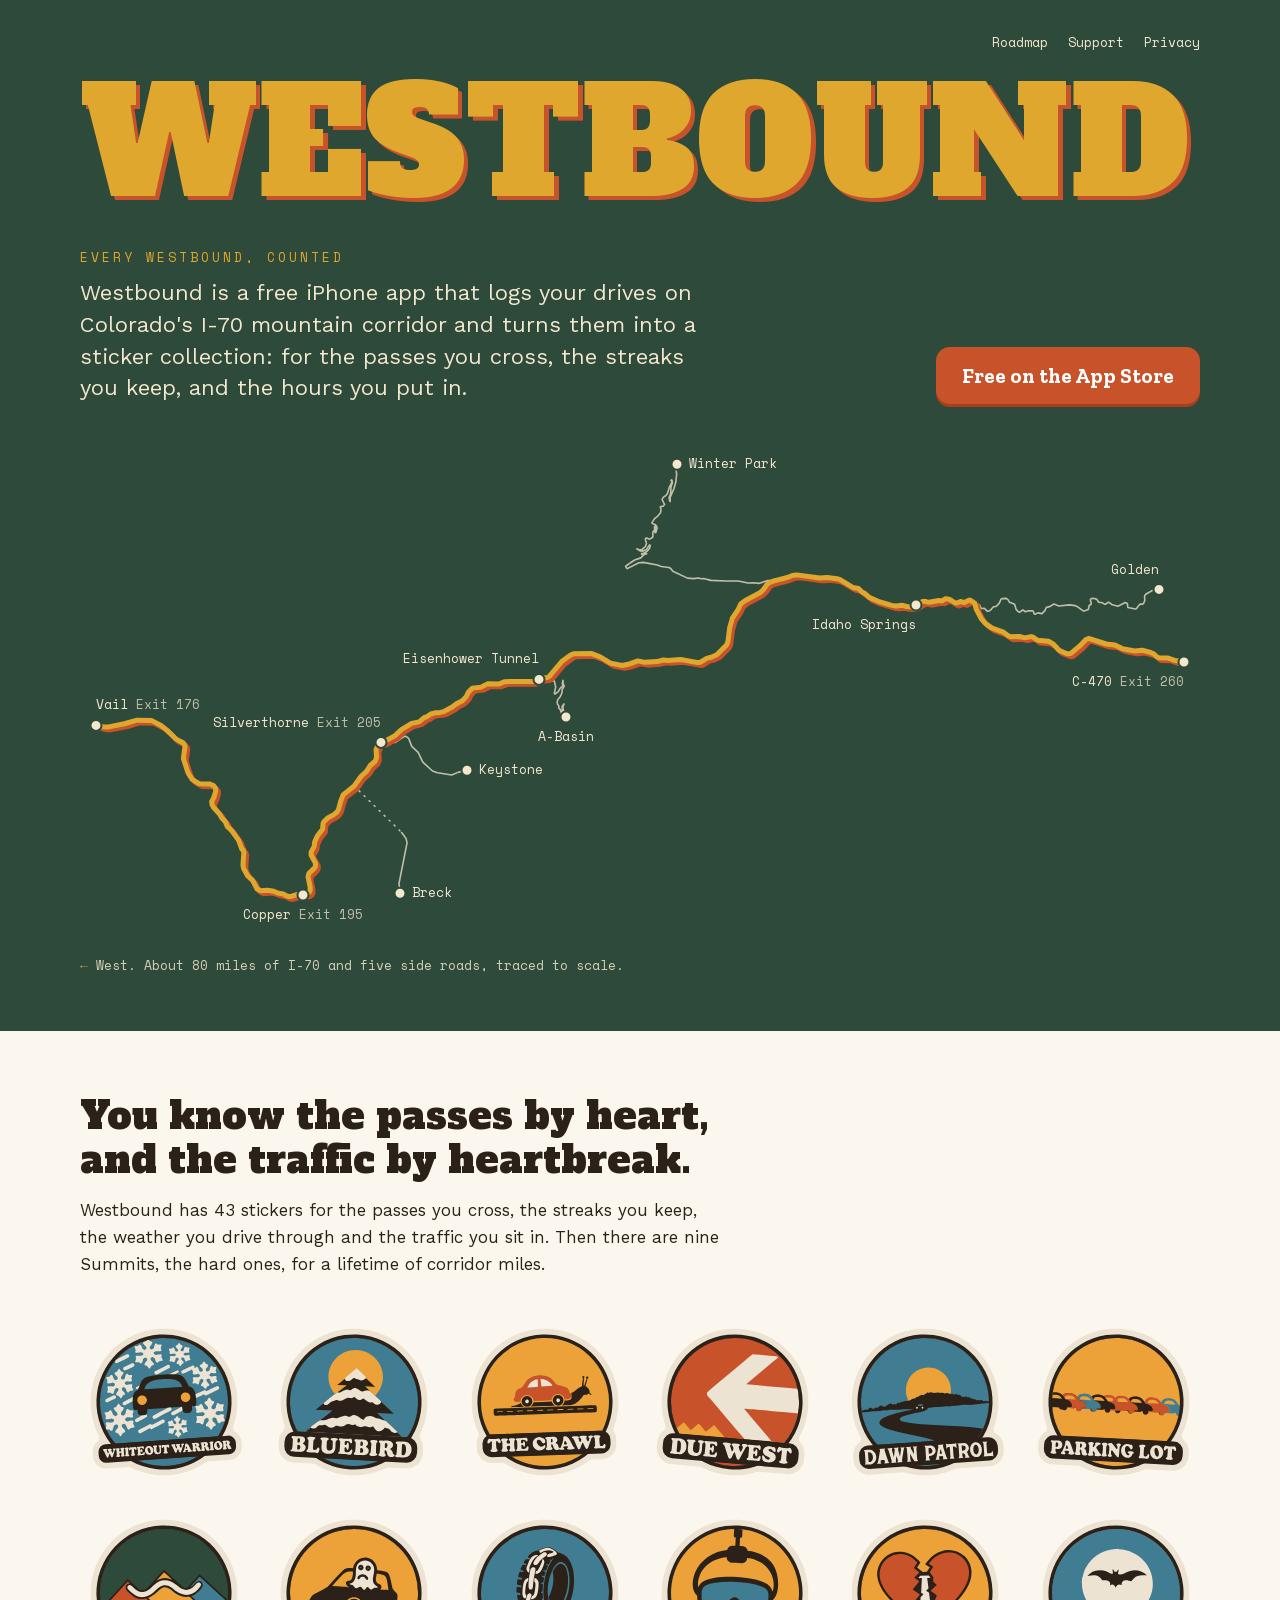
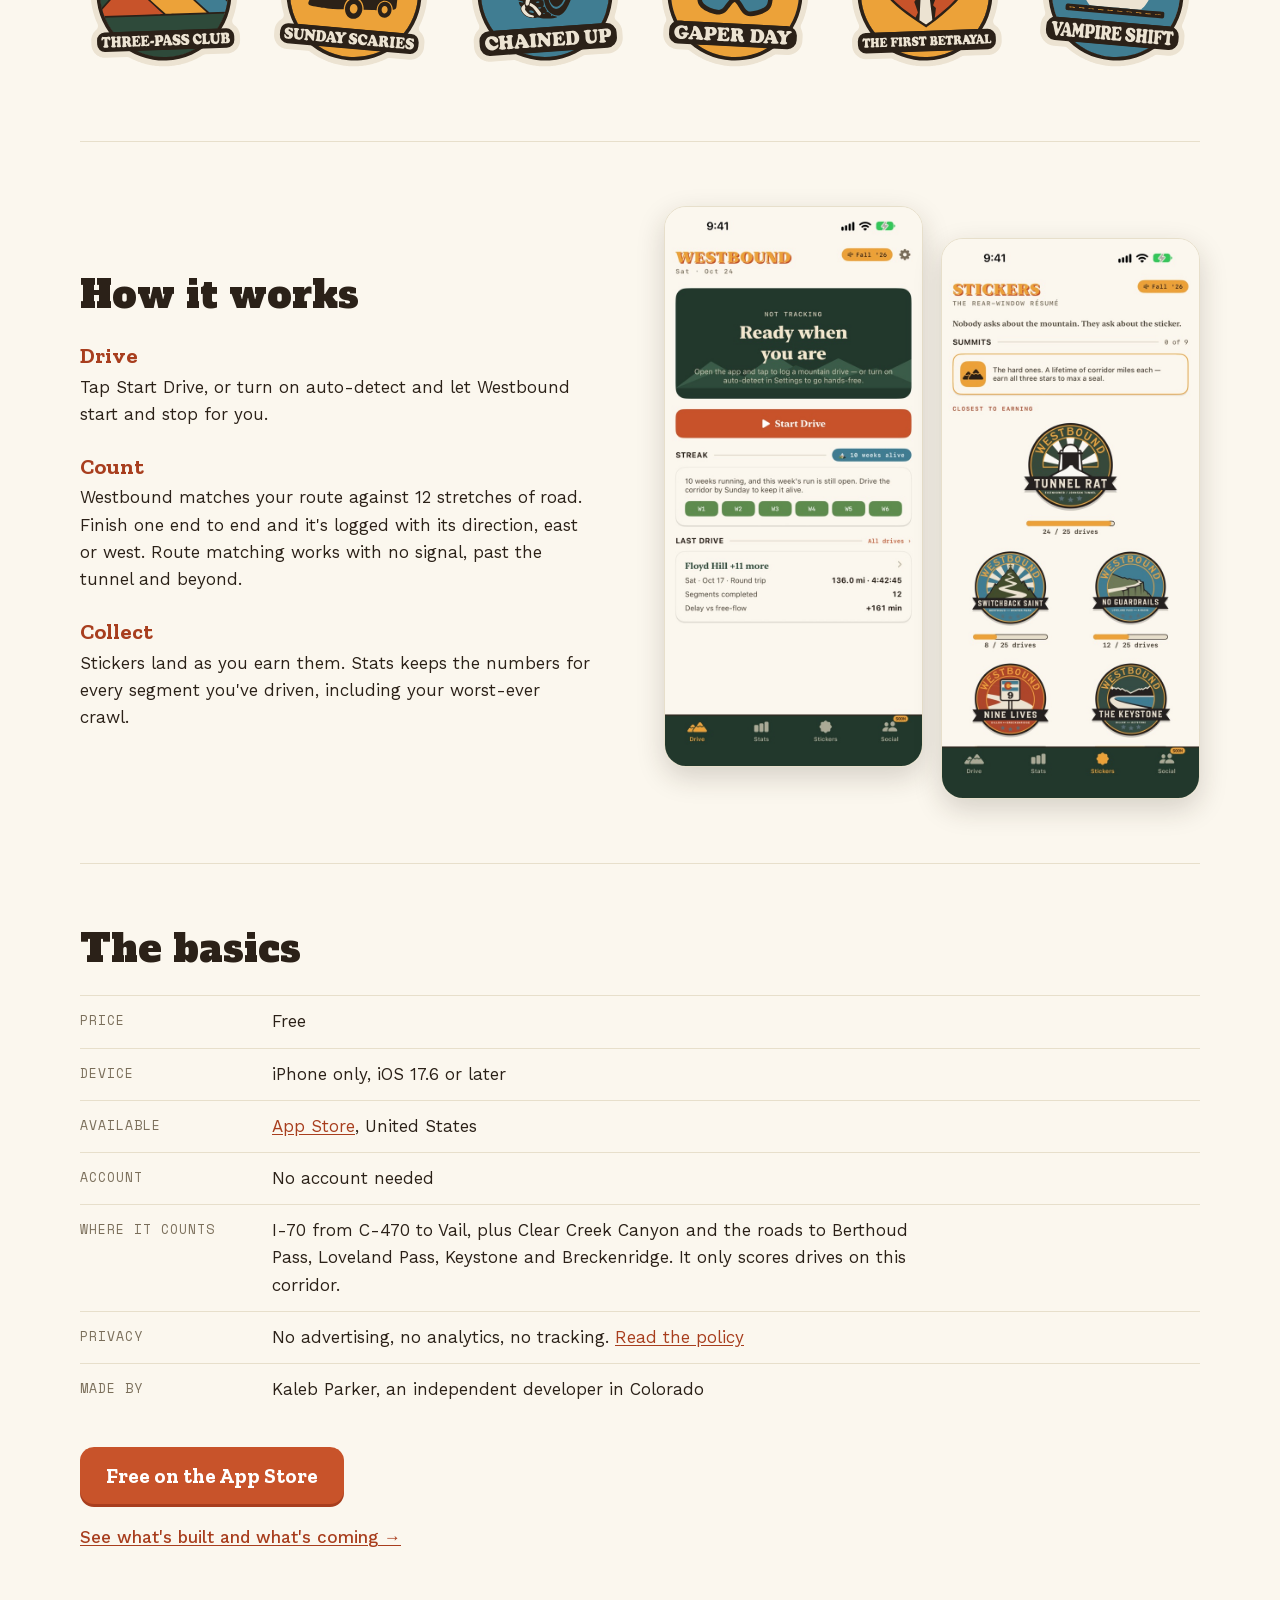
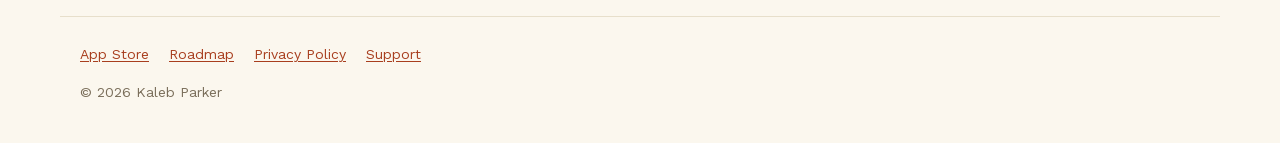
<file: index.html>
<!doctype html>
<html lang="en">
<head>
  <meta charset="utf-8">
  <meta name="viewport" content="width=device-width, initial-scale=1">
  <meta name="theme-color" content="#2E4A3A">
  <meta name="apple-itunes-app" content="app-id=6802436294">
  <title>Westbound: I-70 drive log and stickers for iPhone</title>
  <meta name="description" content="Westbound is a free iPhone app that logs your drives on Colorado's I-70 mountain corridor and turns them into a sticker collection.">
  <link rel="canonical" href="https://westbound.app/">
  <meta property="og:type" content="website">
  <meta property="og:site_name" content="Westbound">
  <meta property="og:title" content="Westbound: I-70 drive log and stickers for iPhone">
  <meta property="og:description" content="Westbound is a free iPhone app that logs your drives on Colorado's I-70 mountain corridor and turns them into a sticker collection.">
  <meta property="og:url" content="https://westbound.app/">
  <meta property="og:image" content="https://westbound.app/assets/og.png">
  <meta property="og:image:alt" content="The Westbound wordmark over a to-scale trace of I-70 from Vail to C-470.">
  <meta name="twitter:card" content="summary_large_image">
  <link rel="icon" href="/assets/icon.svg" type="image/svg+xml">
  <link rel="apple-touch-icon" href="/assets/apple-touch-icon.png">
  <link rel="preload" href="/assets/alfa-slab-one-latin.woff2" as="font" type="font/woff2" crossorigin>
  <link rel="stylesheet" href="/assets/style.css">
  <script type="application/ld+json">
{
  "@context": "https://schema.org",
  "@graph": [
    {
      "@type": "WebSite",
      "@id": "https://westbound.app/#website",
      "name": "Westbound",
      "url": "https://westbound.app/"
    },
    {
      "@type": "MobileApplication",
      "@id": "https://westbound.app/#app",
      "name": "Westbound",
      "description": "Westbound is a free iPhone app that logs your drives on Colorado's I-70 mountain corridor and turns them into a sticker collection.",
      "url": "https://westbound.app/",
      "installUrl": "https://apps.apple.com/us/app/westbound/id6802436294",
      "sameAs": [
        "https://apps.apple.com/us/app/westbound/id6802436294"
      ],
      "operatingSystem": "iOS 17.6 or later",
      "applicationCategory": "TravelApplication",
      "datePublished": "2026-11-04",
      "countriesSupported": "US",
      "image": "https://westbound.app/assets/og.png",
      "screenshot": [
        "https://westbound.app/assets/app-drive.jpg",
        "https://westbound.app/assets/app-stickers.jpg"
      ],
      "offers": {
        "@type": "Offer",
        "price": "0",
        "priceCurrency": "USD"
      },
      "author": {
        "@type": "Person",
        "name": "Kaleb Parker"
      },
      "featureList": [
        "Logs drives on I-70 from C-470 to Vail, plus Clear Creek Canyon, Berthoud Pass, Loveland Pass, Keystone and Breckenridge",
        "Manual Start and Stop, or optional auto-detect",
        "Route matching that works with no signal",
        "43 stickers for passes, streaks, time on the road and weather",
        "No account needed"
      ]
    }
  ]
}
  </script>
</head>
<body class="home">
  <header class="road">
    <div class="road-inner">
      <nav class="topnav" aria-label="Main">
        <a href="/roadmap/">Roadmap</a>
        <a href="/support/">Support</a>
        <a href="/privacy/">Privacy</a>
      </nav>
      <h1 class="bigmark">Westbound</h1>
      <div class="intro">
        <div>
          <p class="tagline">Every westbound, counted</p>
          <p class="pitch">Westbound is a free iPhone app that logs your drives on Colorado's I-70 mountain corridor and turns them into a sticker collection: for the passes you cross, the streaks you keep, and the hours you put in.</p>
        </div>
        <a class="getit" href="https://apps.apple.com/us/app/westbound/id6802436294">Free on the App Store</a>
      </div>
      <figure class="corridor">
        <div class="trace" style="aspect-ratio:1000/414">
          <!-- Traced to scale from the app's Corridor/westbound_segments.json. West is on the left. -->
          <svg viewBox="0 0 1000 414" role="img" aria-label="Map of the corridor, to scale: I-70 from C-470 west to Vail, with spurs to Winter Park, A-Basin, Keystone and Breckenridge, and Clear Creek Canyon to Golden.">
            <path class="spur" d="M616.2 118.4L614.3 118.4L605.9 120.9L602.1 120.3L596.3 120.6L587.7 118.7L576.9 118.8L563.3 118.2L556.7 116.5L554.8 116.7L551.9 116.0L548.1 116.6L542.4 116.2L529.3 110.0L527.5 107.6L525.8 106.7L519.1 105.8L515.4 104.5L502.9 102.1L499.0 102.5L488.6 107.7L488.0 107.1L487.2 105.6L491.9 102.2L495.2 100.0L500.7 98.1L503.3 95.4L506.0 94.4L505.4 94.1L504.6 94.7L501.7 94.9L501.4 94.3L503.3 94.0L506.6 92.0L508.5 89.7L509.2 86.9L508.5 86.5L505.8 90.5L502.3 92.1L500.4 92.0L497.1 90.0L499.5 91.0L501.4 91.0L505.0 87.7L505.8 85.0L504.7 81.4L505.1 80.6L506.0 80.3L508.6 81.4L510.3 80.5L511.6 79.1L511.4 75.3L513.1 73.0L512.9 70.1L513.6 69.9L514.0 71.7L513.3 75.4L514.0 75.6L515.2 72.0L515.0 70.0L513.8 68.5L511.1 67.5L510.6 66.6L513.3 62.8L515.6 61.0L518.2 58.1L518.8 55.3L518.1 52.5L520.7 51.9L521.9 50.4L519.7 46.2L520.5 44.4L523.5 42.0L524.6 40.4L526.3 34.8L528.6 30.5L527.7 28.9L528.2 28.4L528.7 29.1L528.9 31.0L527.7 34.8L527.4 40.6L526.0 44.2L526.4 47.1L527.0 47.7L526.9 44.1L530.4 36.0L532.0 30.4L532.7 23.6L532.0 16.8L532.7 14.0M413.7 206.4L413.9 207.4L416.7 208.1L423.4 207.7L424.7 213.3L423.5 219.0L424.0 219.7L427.0 217.5L428.4 215.0L431.1 212.2L430.7 210.3L431.2 207.5L431.3 210.1L432.3 212.7L430.4 215.8L430.5 217.7L429.9 219.5L428.3 222.8L426.9 224.1L426.0 226.8L426.4 228.7L427.5 230.3L427.5 232.2L428.8 233.6L429.7 236.4L430.5 236.5L430.5 230.7L432.1 228.5L432.0 229.3L431.3 229.9L431.2 232.8L433.8 240.2M963.1 126.1L957.5 127.3L951.5 130.6L950.5 132.2L950.7 136.1L949.6 138.8L948.9 139.4L947.0 139.3L946.1 139.8L943.1 143.6L942.2 143.8L935.6 142.4L935.1 138.8L933.3 138.0L926.7 141.3L921.1 139.7L918.9 137.9L917.9 137.8L915.6 139.5L914.7 139.4L912.2 137.9L910.3 138.0L909.4 137.5L907.9 135.1L907.0 134.7L904.1 134.2L902.4 134.9L902.1 135.8L902.9 138.6L902.7 139.5L901.1 140.6L900.3 144.2L896.6 145.5L895.7 145.5L890.2 141.5L888.4 140.7L883.6 140.1L874.0 141.1L869.5 139.3L866.3 141.4L862.7 142.5L861.5 145.2L858.9 147.9L855.2 147.2L852.6 148.4L851.7 147.9L851.4 146.1L850.7 145.4L846.9 145.4L844.1 146.2L841.8 144.5L839.5 146.3L838.7 146.6L837.8 146.2L835.8 144.1L834.5 139.5L830.0 137.8L828.5 135.4L827.0 134.3L823.1 134.5L822.3 135.0L820.8 138.5L818.2 141.3L815.4 141.9L812.9 144.8L811.2 145.8L810.3 145.8L807.5 143.2L804.6 143.3L803.0 139.9L800.6 139.2M287.2 343.3L291.2 348.8L292.0 352.6L284.8 388.9L286.0 397.2M268.7 262.8L273.6 263.3L278.4 262.6L281.3 263.0L289.3 257.6L291.2 257.4L293.4 259.2L296.2 266.4L301.9 271.7L306.1 280.5L314.7 288.4L319.2 290.0L331.8 291.9L338.0 289.4L342.8 288.6L345.8 287.5"/>
            <path class="spur link" d="M244.8 301.8L287.2 343.3"/>
            <path class="main-shadow" d="M986.0 190.4L977.4 189.7L970.9 187.4L963.1 187.2L961.4 186.4L958.6 183.7L955.0 182.3L948.4 180.6L941.6 181.2L931.0 179.2L924.0 175.9L916.3 175.0L900.5 170.0L897.9 171.2L893.2 176.2L885.0 183.1L883.2 183.8L881.3 183.7L874.1 180.7L868.9 174.9L864.7 172.6L855.0 171.7L851.1 168.9L849.2 168.4L843.5 169.5L838.8 168.3L831.0 168.6L828.4 167.4L824.5 164.4L814.4 160.8L808.8 157.0L804.9 152.7L800.3 144.1L798.8 138.5L794.8 135.9L793.8 135.8L789.7 138.0L786.1 137.1L782.6 138.5L781.6 138.4L776.7 135.3L772.9 134.5L769.7 136.5L766.8 136.2L758.1 137.8L754.4 136.9L752.4 137.0L745.7 140.9L746.2 140.0M746.2 140.0L745.8 140.8L743.1 141.7L738.2 141.5L734.4 140.5L728.6 141.0L724.8 140.5L712.6 136.9L704.6 133.4L701.1 130.1L697.7 128.2L695.0 125.4L690.3 124.6L678.6 117.6L675.8 116.7L667.1 115.7L660.3 116.0L640.0 113.3L636.1 113.8L631.6 115.6L619.7 118.7M619.7 118.7L616.0 120.0L613.6 121.6L610.2 126.3L607.5 129.0L593.7 136.4L589.9 139.3L587.4 144.6L582.5 151.9L580.1 160.3L578.5 172.9L577.5 175.6L568.6 184.6L564.2 186.6L559.5 187.8L553.7 191.4L551.7 191.6L536.4 188.8L524.8 189.8L520.9 189.3L515.2 190.7L504.5 191.4L498.0 190.1L490.7 192.8L484.1 194.2L473.6 192.1L464.4 186.5L456.3 183.4L440.7 183.8L438.0 184.9L430.1 190.7L418.8 204.1L417.1 205.0L411.3 205.5L409.5 206.4M409.5 206.4L407.0 207.9L405.1 208.4L386.1 208.4M386.1 208.4L379.3 208.6L373.9 210.7L364.2 210.4L358.1 213.5L350.4 214.4L346.9 217.8L344.8 222.1L341.4 225.6L336.2 228.3L332.3 231.3L324.6 235.4L321.8 236.1L317.9 236.3L313.2 237.5L310.0 239.8L307.3 240.8L302.8 244.5L296.1 245.9L287.0 251.4L281.3 256.8L271.1 262.5L268.9 263.0M265.8 265.7L264.3 269.3L264.8 276.1L263.5 279.7L259.1 283.5L256.0 288.5L251.0 293.1L244.8 301.8L234.9 309.7L232.8 315.2L230.8 322.7L229.3 325.2L226.3 327.6L221.1 330.3L217.7 333.7L217.0 335.5L216.6 340.3L211.9 346.5L209.5 351.8L209.1 355.7L206.3 360.8L206.4 363.7L210.2 370.5L210.2 373.3L209.3 375.1L204.4 379.8L203.6 382.9M198.9 398.5L194.0 398.6L188.5 400.4L186.6 400.4L184.7 400.0L181.3 398.1L176.5 397.3L173.0 395.8L167.2 394.8L161.4 395.4L158.0 393.7L154.0 385.9L149.7 382.1L146.0 375.2L145.5 372.4L146.3 360.8L145.7 358.9L144.6 358.3L141.5 350.1L134.7 340.6L131.6 338.2L129.8 333.7L126.5 330.1L124.6 326.8L119.3 321.0L117.9 318.5L117.6 315.6L119.4 312.2L121.1 306.6L121.1 304.6L120.4 302.8L119.1 301.4L115.6 299.9L106.8 299.7L105.0 299.0L100.1 295.9L96.5 290.1L92.3 277.2L93.7 266.6L93.2 264.7L92.0 263.2L85.9 260.1L77.6 251.9L72.3 247.7L63.7 243.2L51.0 243.0L39.7 246.2L24.4 249.2L20.6 248.9L14.0 247.1M203.6 382.9L205.5 392.1L205.5 395.0L204.6 396.7L203.1 397.9L198.9 398.5" transform="translate(2.5 2.5)"/>
            <path class="main" d="M986.0 190.4L977.4 189.7L970.9 187.4L963.1 187.2L961.4 186.4L958.6 183.7L955.0 182.3L948.4 180.6L941.6 181.2L931.0 179.2L924.0 175.9L916.3 175.0L900.5 170.0L897.9 171.2L893.2 176.2L885.0 183.1L883.2 183.8L881.3 183.7L874.1 180.7L868.9 174.9L864.7 172.6L855.0 171.7L851.1 168.9L849.2 168.4L843.5 169.5L838.8 168.3L831.0 168.6L828.4 167.4L824.5 164.4L814.4 160.8L808.8 157.0L804.9 152.7L800.3 144.1L798.8 138.5L794.8 135.9L793.8 135.8L789.7 138.0L786.1 137.1L782.6 138.5L781.6 138.4L776.7 135.3L772.9 134.5L769.7 136.5L766.8 136.2L758.1 137.8L754.4 136.9L752.4 137.0L745.7 140.9L746.2 140.0M746.2 140.0L745.8 140.8L743.1 141.7L738.2 141.5L734.4 140.5L728.6 141.0L724.8 140.5L712.6 136.9L704.6 133.4L701.1 130.1L697.7 128.2L695.0 125.4L690.3 124.6L678.6 117.6L675.8 116.7L667.1 115.7L660.3 116.0L640.0 113.3L636.1 113.8L631.6 115.6L619.7 118.7M619.7 118.7L616.0 120.0L613.6 121.6L610.2 126.3L607.5 129.0L593.7 136.4L589.9 139.3L587.4 144.6L582.5 151.9L580.1 160.3L578.5 172.9L577.5 175.6L568.6 184.6L564.2 186.6L559.5 187.8L553.7 191.4L551.7 191.6L536.4 188.8L524.8 189.8L520.9 189.3L515.2 190.7L504.5 191.4L498.0 190.1L490.7 192.8L484.1 194.2L473.6 192.1L464.4 186.5L456.3 183.4L440.7 183.8L438.0 184.9L430.1 190.7L418.8 204.1L417.1 205.0L411.3 205.5L409.5 206.4M409.5 206.4L407.0 207.9L405.1 208.4L386.1 208.4M386.1 208.4L379.3 208.6L373.9 210.7L364.2 210.4L358.1 213.5L350.4 214.4L346.9 217.8L344.8 222.1L341.4 225.6L336.2 228.3L332.3 231.3L324.6 235.4L321.8 236.1L317.9 236.3L313.2 237.5L310.0 239.8L307.3 240.8L302.8 244.5L296.1 245.9L287.0 251.4L281.3 256.8L271.1 262.5L268.9 263.0M265.8 265.7L264.3 269.3L264.8 276.1L263.5 279.7L259.1 283.5L256.0 288.5L251.0 293.1L244.8 301.8L234.9 309.7L232.8 315.2L230.8 322.7L229.3 325.2L226.3 327.6L221.1 330.3L217.7 333.7L217.0 335.5L216.6 340.3L211.9 346.5L209.5 351.8L209.1 355.7L206.3 360.8L206.4 363.7L210.2 370.5L210.2 373.3L209.3 375.1L204.4 379.8L203.6 382.9M198.9 398.5L194.0 398.6L188.5 400.4L186.6 400.4L184.7 400.0L181.3 398.1L176.5 397.3L173.0 395.8L167.2 394.8L161.4 395.4L158.0 393.7L154.0 385.9L149.7 382.1L146.0 375.2L145.5 372.4L146.3 360.8L145.7 358.9L144.6 358.3L141.5 350.1L134.7 340.6L131.6 338.2L129.8 333.7L126.5 330.1L124.6 326.8L119.3 321.0L117.9 318.5L117.6 315.6L119.4 312.2L121.1 306.6L121.1 304.6L120.4 302.8L119.1 301.4L115.6 299.9L106.8 299.7L105.0 299.0L100.1 295.9L96.5 290.1L92.3 277.2L93.7 266.6L93.2 264.7L92.0 263.2L85.9 260.1L77.6 251.9L72.3 247.7L63.7 243.2L51.0 243.0L39.7 246.2L24.4 249.2L20.6 248.9L14.0 247.1M203.6 382.9L205.5 392.1L205.5 395.0L204.6 396.7L203.1 397.9L198.9 398.5"/>
          </svg>
          <ul class="places" aria-hidden="true">
        <li class="above start major" style="left:1.4%;top:59.69%">Vail <span>Exit 176</span></li>
        <li class="below major" style="left:19.89%;top:96.26%">Copper <span>Exit 195</span></li>
        <li class="above end" style="left:26.89%;top:63.53%">Silverthorne <span>Exit 205</span></li>
        <li class="beside" style="left:28.6%;top:95.94%">Breck</li>
        <li class="beside" style="left:34.58%;top:69.45%">Keystone</li>
        <li class="below" style="left:43.38%;top:58.02%">A-Basin</li>
        <li class="above end major" style="left:40.95%;top:49.84%"><i>Eisenhower </i>Tunnel</li>
        <li class="beside major" style="left:53.27%;top:3.38%">Winter Park</li>
        <li class="below end" style="left:74.62%;top:33.81%">Idaho Springs</li>
        <li class="above end" style="left:96.31%;top:30.47%">Golden</li>
        <li class="below end major" style="left:98.6%;top:45.99%">C-470 <span>Exit 260</span></li>
          </ul>
        </div>
        <figcaption><span class="west" aria-hidden="true">&larr;</span> West. About 80 miles of I-70 and five side roads, traced to scale.</figcaption>
      </figure>
    </div>
  </header>

  <main class="wide">
    <section class="stickers" aria-labelledby="stickers-h">
      <h2 id="stickers-h">You know the passes by heart, and the traffic by heartbreak.</h2>
      <p>Westbound has 43 stickers for the passes you cross, the streaks you keep, the weather you drive through and the traffic you sit in. Then there are nine Summits, the hard ones, for a lifetime of corridor miles.</p>
      <ul class="wall">
      <li><img src="/assets/stickers/whiteout_warrior.svg" alt="Whiteout Warrior sticker: a drive completed during active snowfall." width="200" height="200" loading="lazy" decoding="async"></li>
      <li><img src="/assets/stickers/bluebird.svg" alt="Bluebird sticker: a clear, sunny day right after a storm." width="200" height="200" loading="lazy" decoding="async"></li>
      <li><img src="/assets/stickers/the_crawl.svg" alt="The Crawl sticker: a pass at least twice your usual driving time." width="200" height="200" loading="lazy" decoding="async"></li>
      <li><img src="/assets/stickers/due_west.svg" alt="Due West sticker: total westbound completions, from 10 up to 100." width="200" height="200" loading="lazy" decoding="async"></li>
      <li><img src="/assets/stickers/dawn_patrol.svg" alt="Dawn Patrol sticker: a completion before sunrise." width="200" height="200" loading="lazy" decoding="async"></li>
      <li><img src="/assets/stickers/parking_lot.svg" alt="Parking Lot sticker: one pass at three times its free-flow time." width="200" height="200" loading="lazy" decoding="async"></li>
      <li><img src="/assets/stickers/three_pass_club.svg" alt="Three-Pass Club sticker: all three passes: Berthoud, Loveland and Vail." width="200" height="200" loading="lazy" decoding="async"></li>
      <li><img src="/assets/stickers/sunday_scaries.svg" alt="Sunday Scaries sticker: the Sunday-afternoon eastbound rush." width="200" height="200" loading="lazy" decoding="async"></li>
      <li><img src="/assets/stickers/chained_up.svg" alt="Chained Up sticker: a day with a traction or chain law on your segment." width="200" height="200" loading="lazy" decoding="async"></li>
      <li><img src="/assets/stickers/gaper_day.svg" alt="Gaper Day sticker: a drive on the first Saturday of April." width="200" height="200" loading="lazy" decoding="async"></li>
      <li><img src="/assets/stickers/the_first_betrayal.svg" alt="The First Betrayal sticker: your first US-40 to Tunnel approach." width="200" height="200" loading="lazy" decoding="async"></li>
      <li><img src="/assets/stickers/vampire_shift.svg" alt="Vampire Shift sticker: a completion before 4 AM." width="200" height="200" loading="lazy" decoding="async"></li>
      </ul>
    </section>

    <section class="how" aria-labelledby="how-h">
      <div class="how-copy">
        <h2 id="how-h">How it works</h2>
        <h3>Drive</h3>
        <p>Tap Start Drive, or turn on auto-detect and let Westbound start and stop for you.</p>
        <h3>Count</h3>
        <p>Westbound matches your route against 12 stretches of road. Finish one end to end and it's logged with its direction, east or west. Route matching works with no signal, past the tunnel and beyond.</p>
        <h3>Collect</h3>
        <p>Stickers land as you earn them. Stats keeps the numbers for every segment you've driven, including your worst-ever crawl.</p>
      </div>
      <div class="phones" role="group" aria-label="App screenshots" tabindex="0">
        <img src="/assets/app-drive.jpg" alt="The Westbound Drive tab, with a Start Drive button, a 10-week streak and the last drive's distance and delay." width="598" height="1300" loading="lazy" decoding="async">
        <img src="/assets/app-stickers.jpg" alt="The Westbound Stickers tab, showing Summit seals with progress toward each one." width="598" height="1300" loading="lazy" decoding="async">
      </div>
    </section>

    <section class="basics" aria-labelledby="basics-h">
      <h2 id="basics-h">The basics</h2>
      <dl>
        <div><dt>Price</dt><dd>Free</dd></div>
        <div><dt>Device</dt><dd>iPhone only, iOS 17.6 or later</dd></div>
        <div><dt>Available</dt><dd><a href="https://apps.apple.com/us/app/westbound/id6802436294">App Store</a>, United States</dd></div>
        <div><dt>Account</dt><dd>No account needed</dd></div>
        <div><dt>Where it counts</dt><dd>I-70 from C-470 to Vail, plus Clear Creek Canyon and the roads to Berthoud Pass, Loveland Pass, Keystone and Breckenridge. It only scores drives on this corridor.</dd></div>
        <div><dt>Privacy</dt><dd>No advertising, no analytics, no tracking. <a href="/privacy/">Read the policy</a></dd></div>
        <div><dt>Made by</dt><dd>Kaleb Parker, an independent developer in Colorado</dd></div>
      </dl>
      <p class="again"><a class="getit" href="https://apps.apple.com/us/app/westbound/id6802436294">Free on the App Store</a></p>
      <p class="next"><a href="/roadmap/">See what's built and what's coming &rarr;</a></p>
    </section>
  </main>

  <footer class="wide-footer">
    <nav aria-label="Footer">
      <a href="https://apps.apple.com/us/app/westbound/id6802436294">App Store</a>
      <a href="/roadmap/">Roadmap</a>
      <a href="/privacy/">Privacy Policy</a>
      <a href="/support/">Support</a>
    </nav>
    © 2026 Kaleb Parker
  </footer>
</body>
</html>
</file>
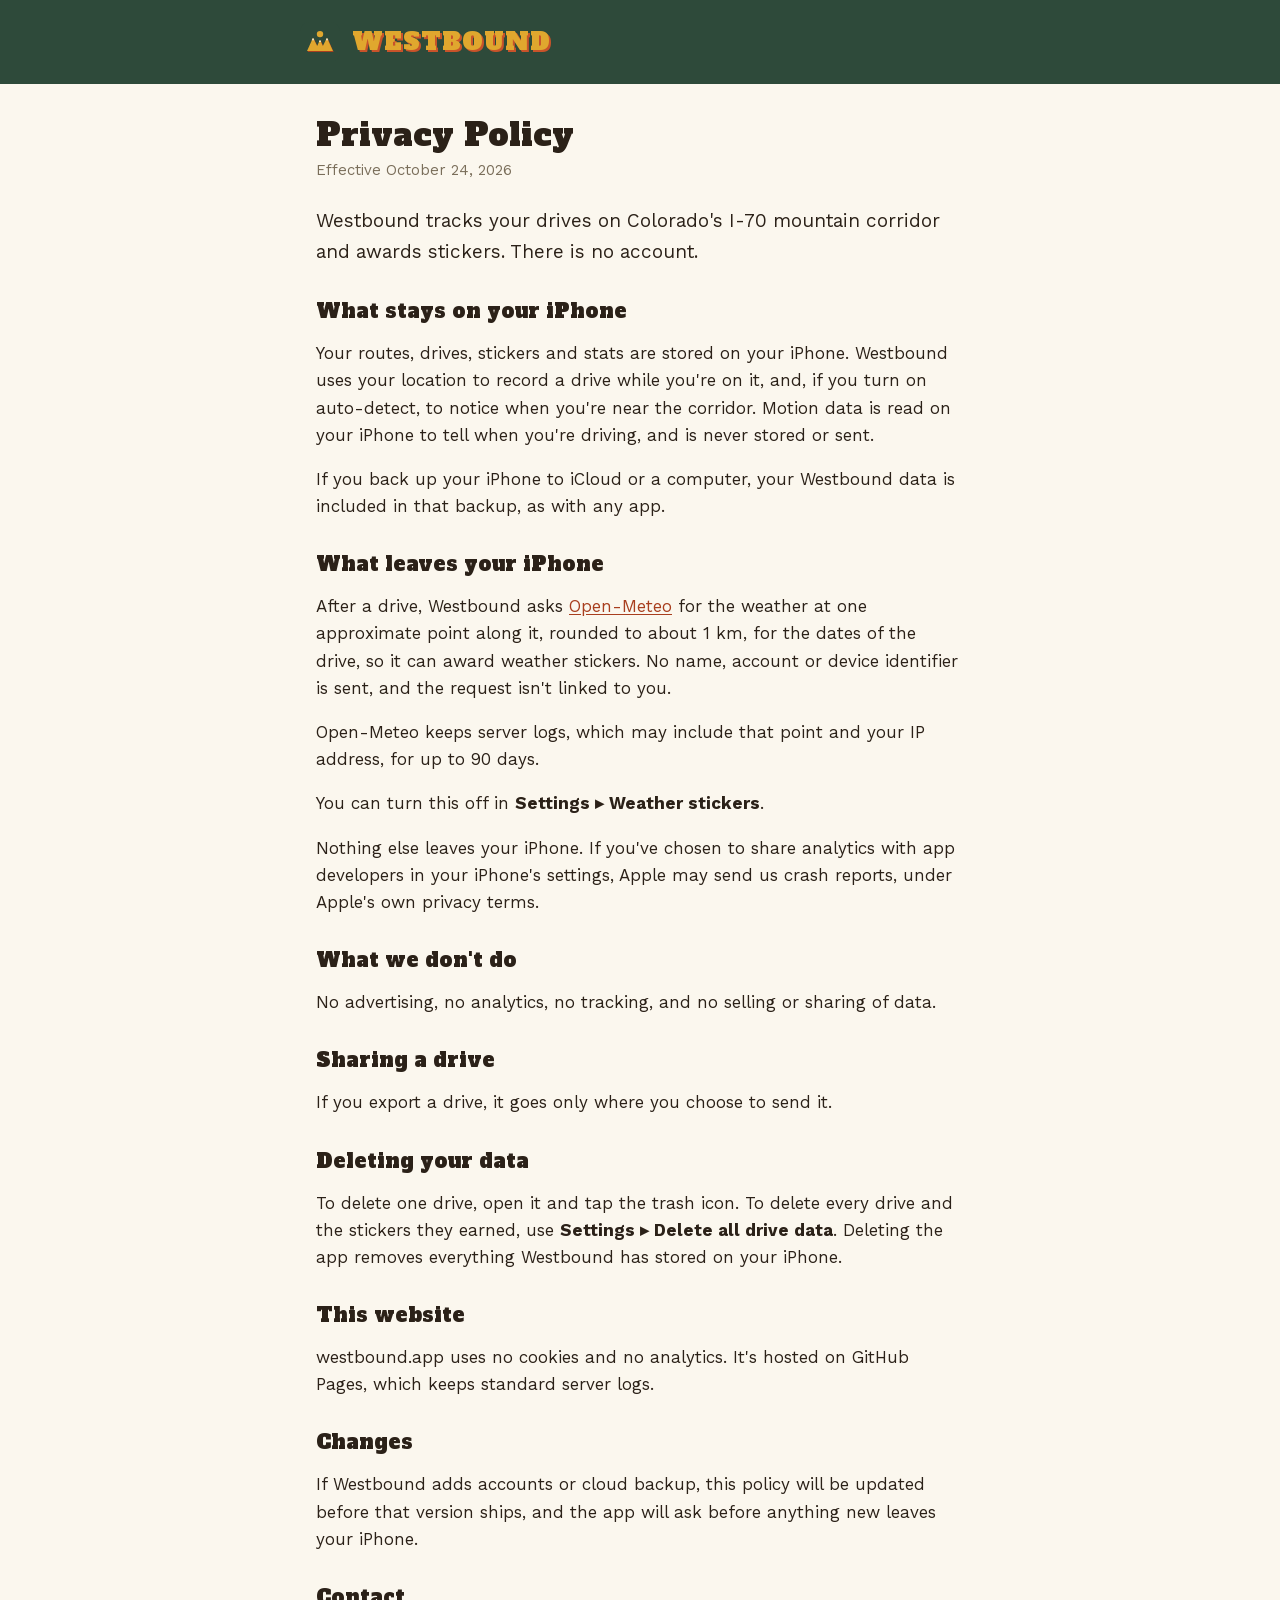
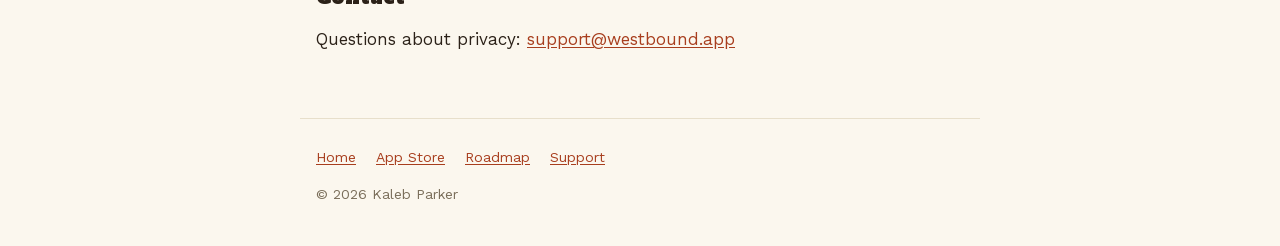
<file: privacy/index.html>
<!doctype html>
<html lang="en">
<head>
  <meta charset="utf-8">
  <meta name="viewport" content="width=device-width, initial-scale=1">
  <meta name="theme-color" content="#2E4A3A">
  <title>Privacy Policy · Westbound</title>
  <meta name="description" content="What the Westbound iPhone app keeps on your device, the one thing it sends, and how to delete your data.">
  <link rel="canonical" href="https://westbound.app/privacy/">
  <meta property="og:type" content="website">
  <meta property="og:site_name" content="Westbound">
  <meta property="og:title" content="Privacy Policy · Westbound">
  <meta property="og:description" content="What the Westbound iPhone app keeps on your device, the one thing it sends, and how to delete your data.">
  <meta property="og:url" content="https://westbound.app/privacy/">
  <meta property="og:image" content="https://westbound.app/assets/og.png">
  <meta property="og:image:alt" content="The Westbound wordmark over a to-scale trace of I-70 from Vail to C-470.">
  <meta name="twitter:card" content="summary_large_image">
  <link rel="icon" href="/assets/icon.svg" type="image/svg+xml">
  <link rel="apple-touch-icon" href="/assets/apple-touch-icon.png">
  <link rel="stylesheet" href="/assets/style.css">
</head>
<body>
  <header class="masthead">
    <div class="inner">
      <a href="/"><img src="/assets/icon.svg" alt=""><span class="wordmark">WESTBOUND</span></a>
    </div>
  </header>
  <main>
    <h1>Privacy Policy</h1>
    <p class="meta">Effective October 24, 2026</p>

    <p class="lede">Westbound tracks your drives on Colorado's I-70 mountain corridor and awards stickers. There is no account.</p>

    <h2>What stays on your iPhone</h2>
    <p>Your routes, drives, stickers and stats are stored on your iPhone. Westbound uses your location to record a drive while you're on it, and, if you turn on auto-detect, to notice when you're near the corridor. Motion data is read on your iPhone to tell when you're driving, and is never stored or sent.</p>
    <p>If you back up your iPhone to iCloud or a computer, your Westbound data is included in that backup, as with any app.</p>

    <h2>What leaves your iPhone</h2>
    <p>After a drive, Westbound asks <a href="https://open-meteo.com">Open-Meteo</a> for the weather at one approximate point along it, rounded to about 1&nbsp;km, for the dates of the drive, so it can award weather stickers. No name, account or device identifier is sent, and the request isn't linked to you.</p>
    <p>Open-Meteo keeps server logs, which may include that point and your IP address, for up to 90 days.</p>
    <p>You can turn this off in <strong>Settings ▸ Weather stickers</strong>.</p>
    <p>Nothing else leaves your iPhone. If you've chosen to share analytics with app developers in your iPhone's settings, Apple may send us crash reports, under Apple's own privacy terms.</p>

    <h2>What we don't do</h2>
    <p>No advertising, no analytics, no tracking, and no selling or sharing of data.</p>

    <h2>Sharing a drive</h2>
    <p>If you export a drive, it goes only where you choose to send it.</p>

    <h2>Deleting your data</h2>
    <p>To delete one drive, open it and tap the trash icon. To delete every drive and the stickers they earned, use <strong>Settings ▸ Delete all drive data</strong>. Deleting the app removes everything Westbound has stored on your iPhone.</p>

    <h2>This website</h2>
    <p>westbound.app uses no cookies and no analytics. It's hosted on GitHub Pages, which keeps standard server logs.</p>

    <h2>Changes</h2>
    <p>If Westbound adds accounts or cloud backup, this policy will be updated before that version ships, and the app will ask before anything new leaves your iPhone.</p>

    <h2>Contact</h2>
    <p>Questions about privacy: <a href="mailto:support@westbound.app">support@westbound.app</a></p>
  </main>
  <footer>
    <nav>
      <a href="/">Home</a>
      <a href="https://apps.apple.com/us/app/westbound/id6802436294">App Store</a>
      <a href="/roadmap/">Roadmap</a>
      <a href="/support/">Support</a>
    </nav>
    © 2026 Kaleb Parker
  </footer>
</body>
</html>
</file>
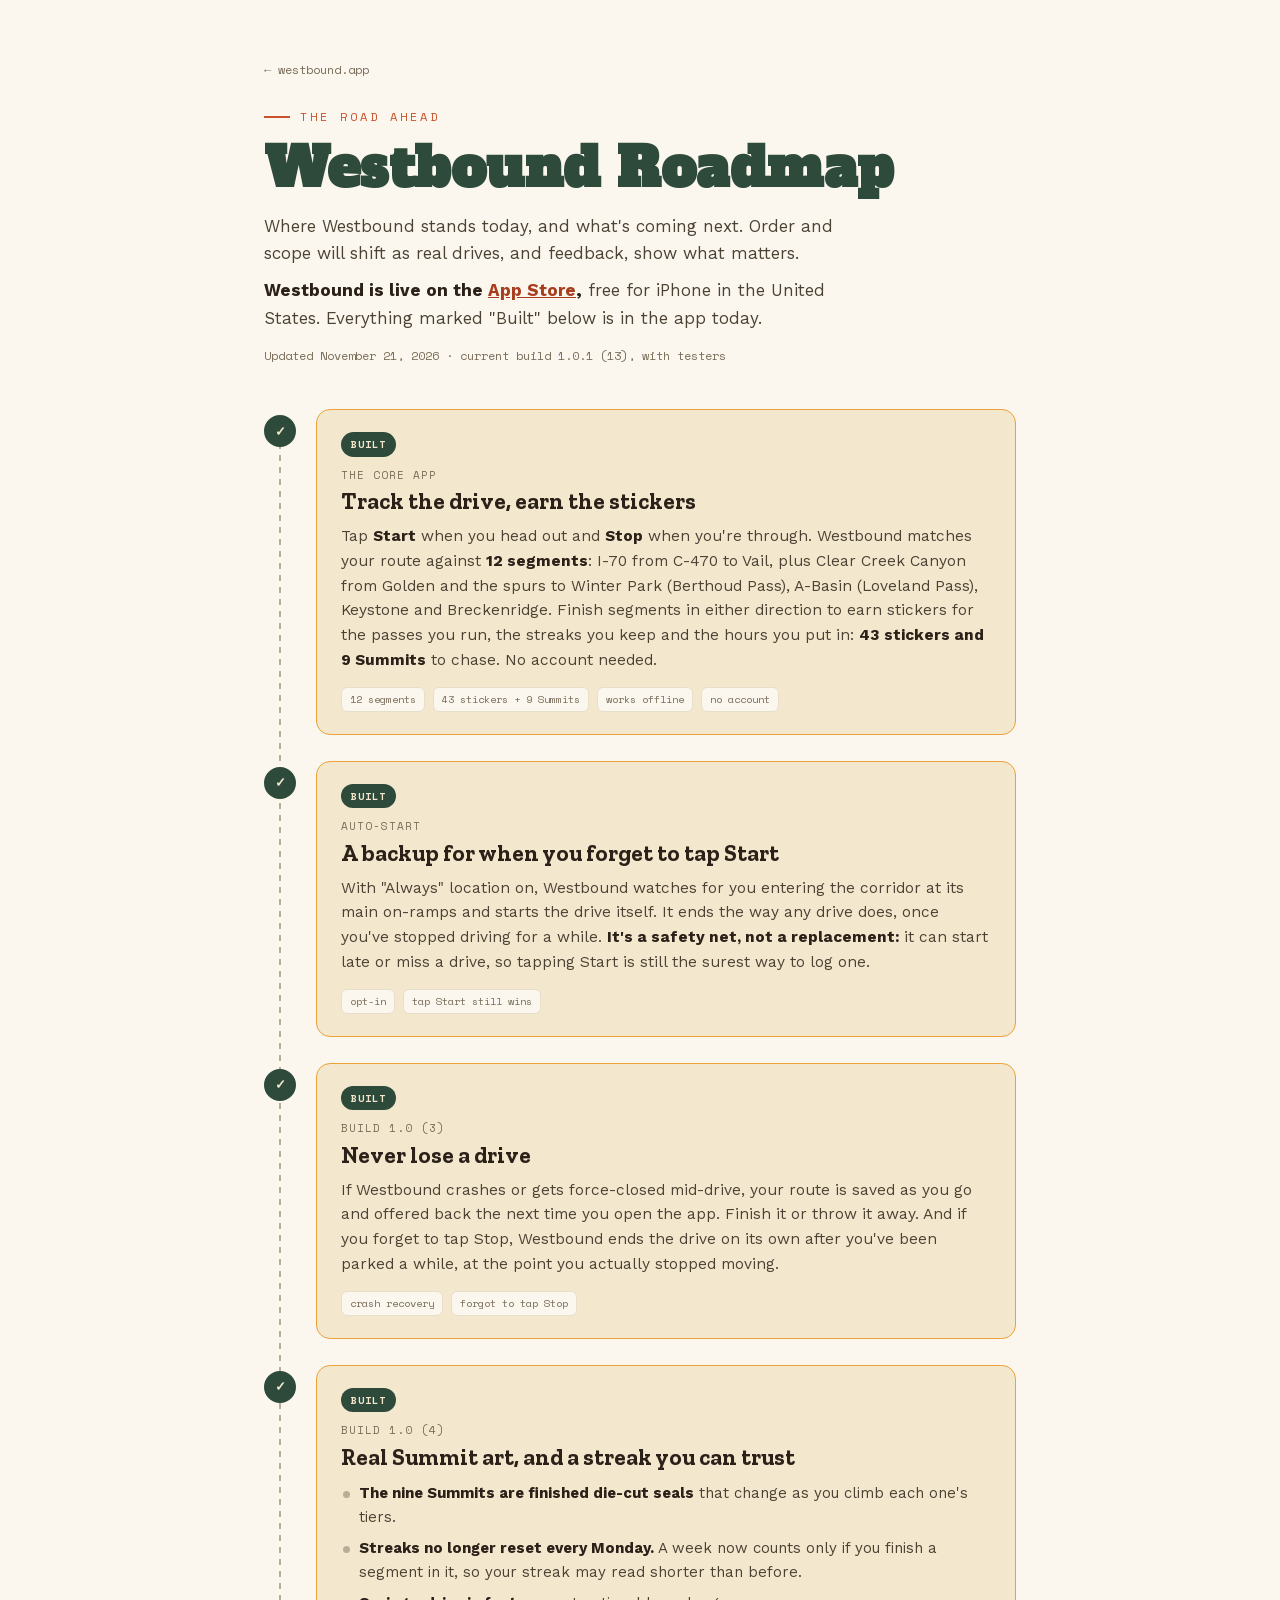
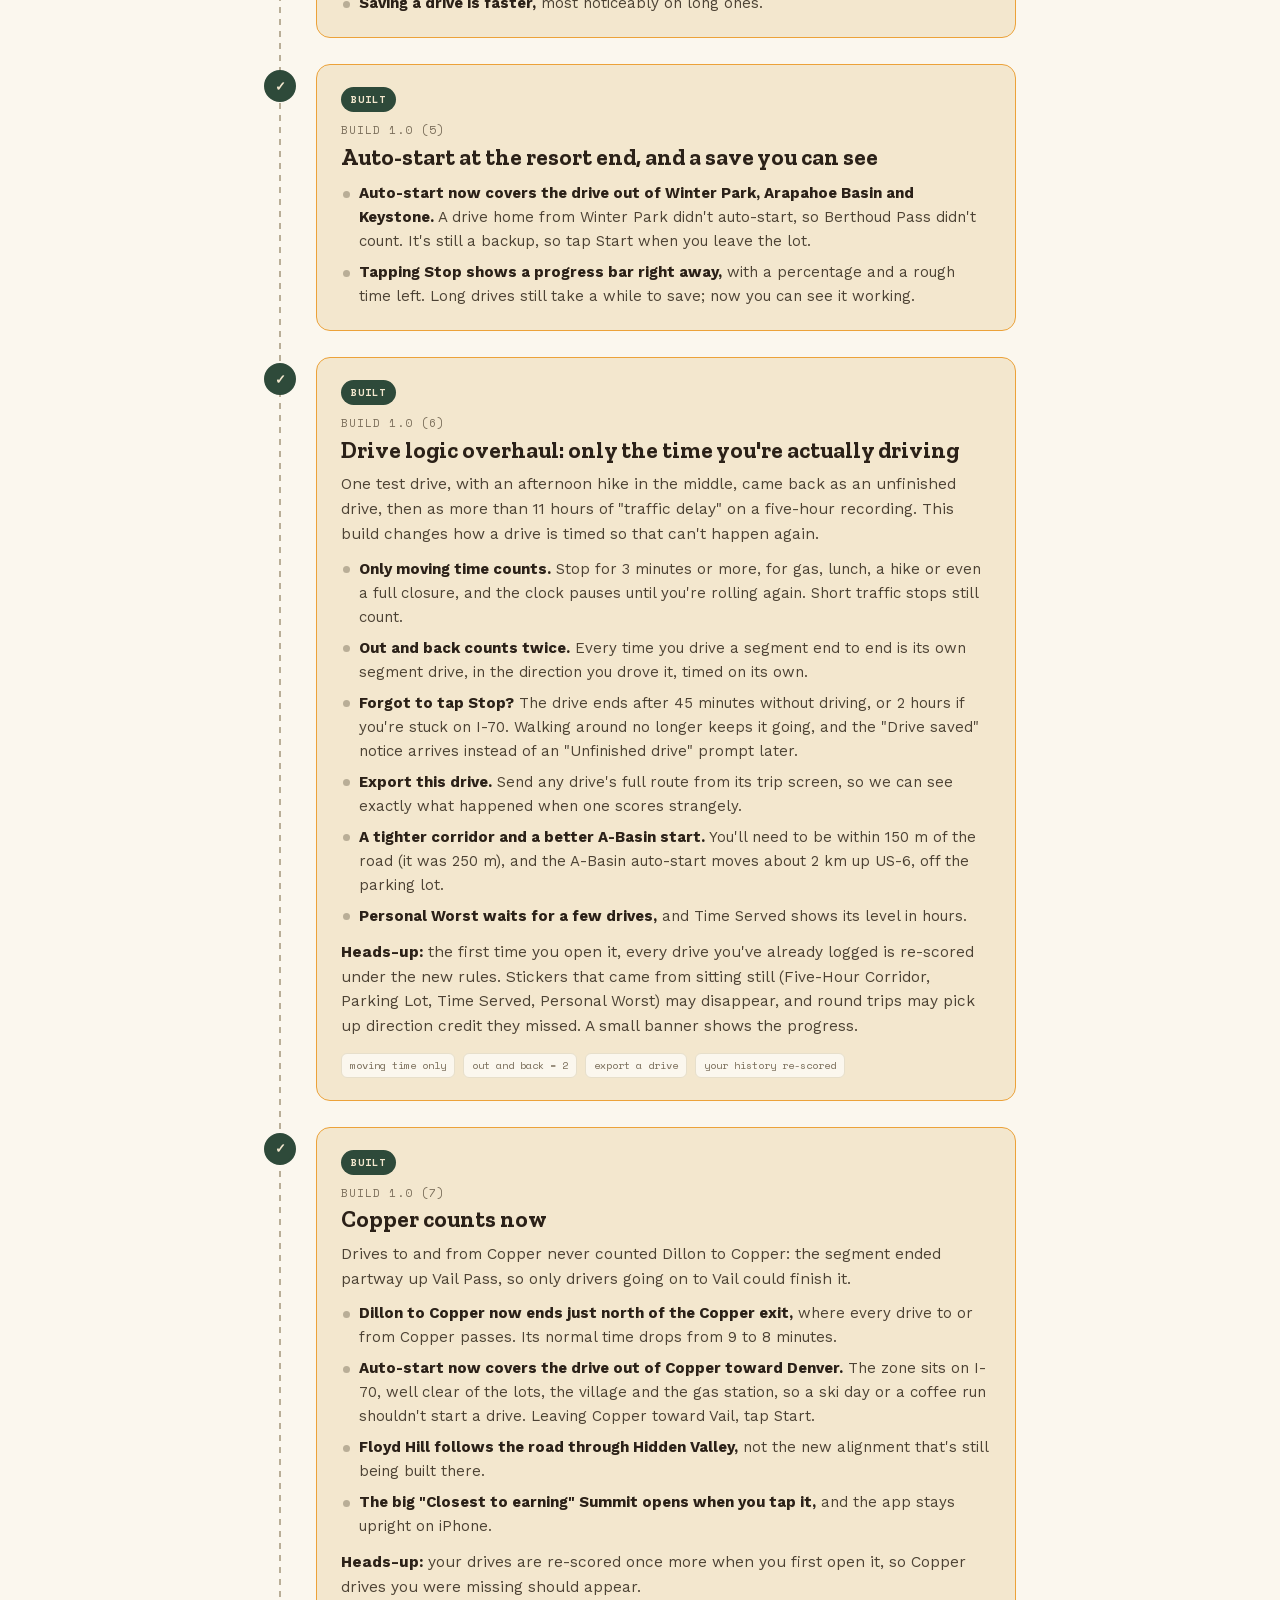
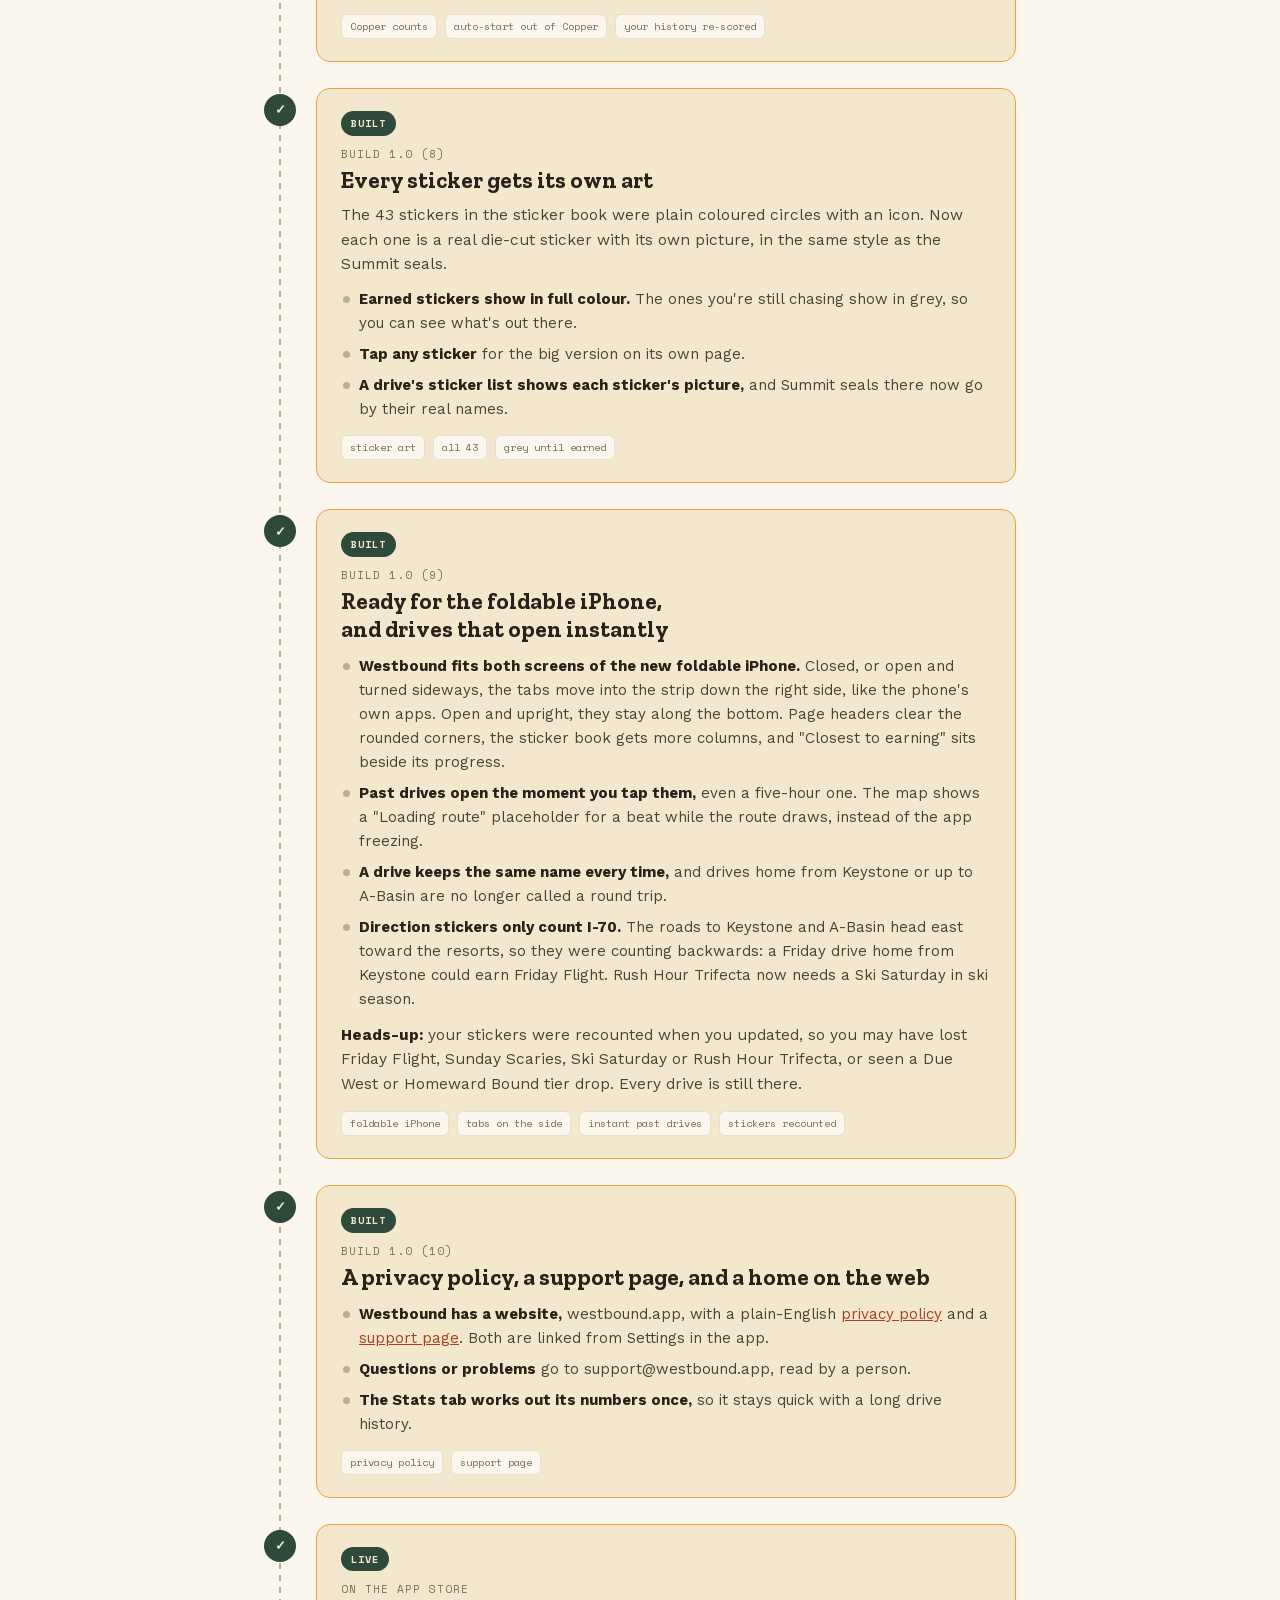
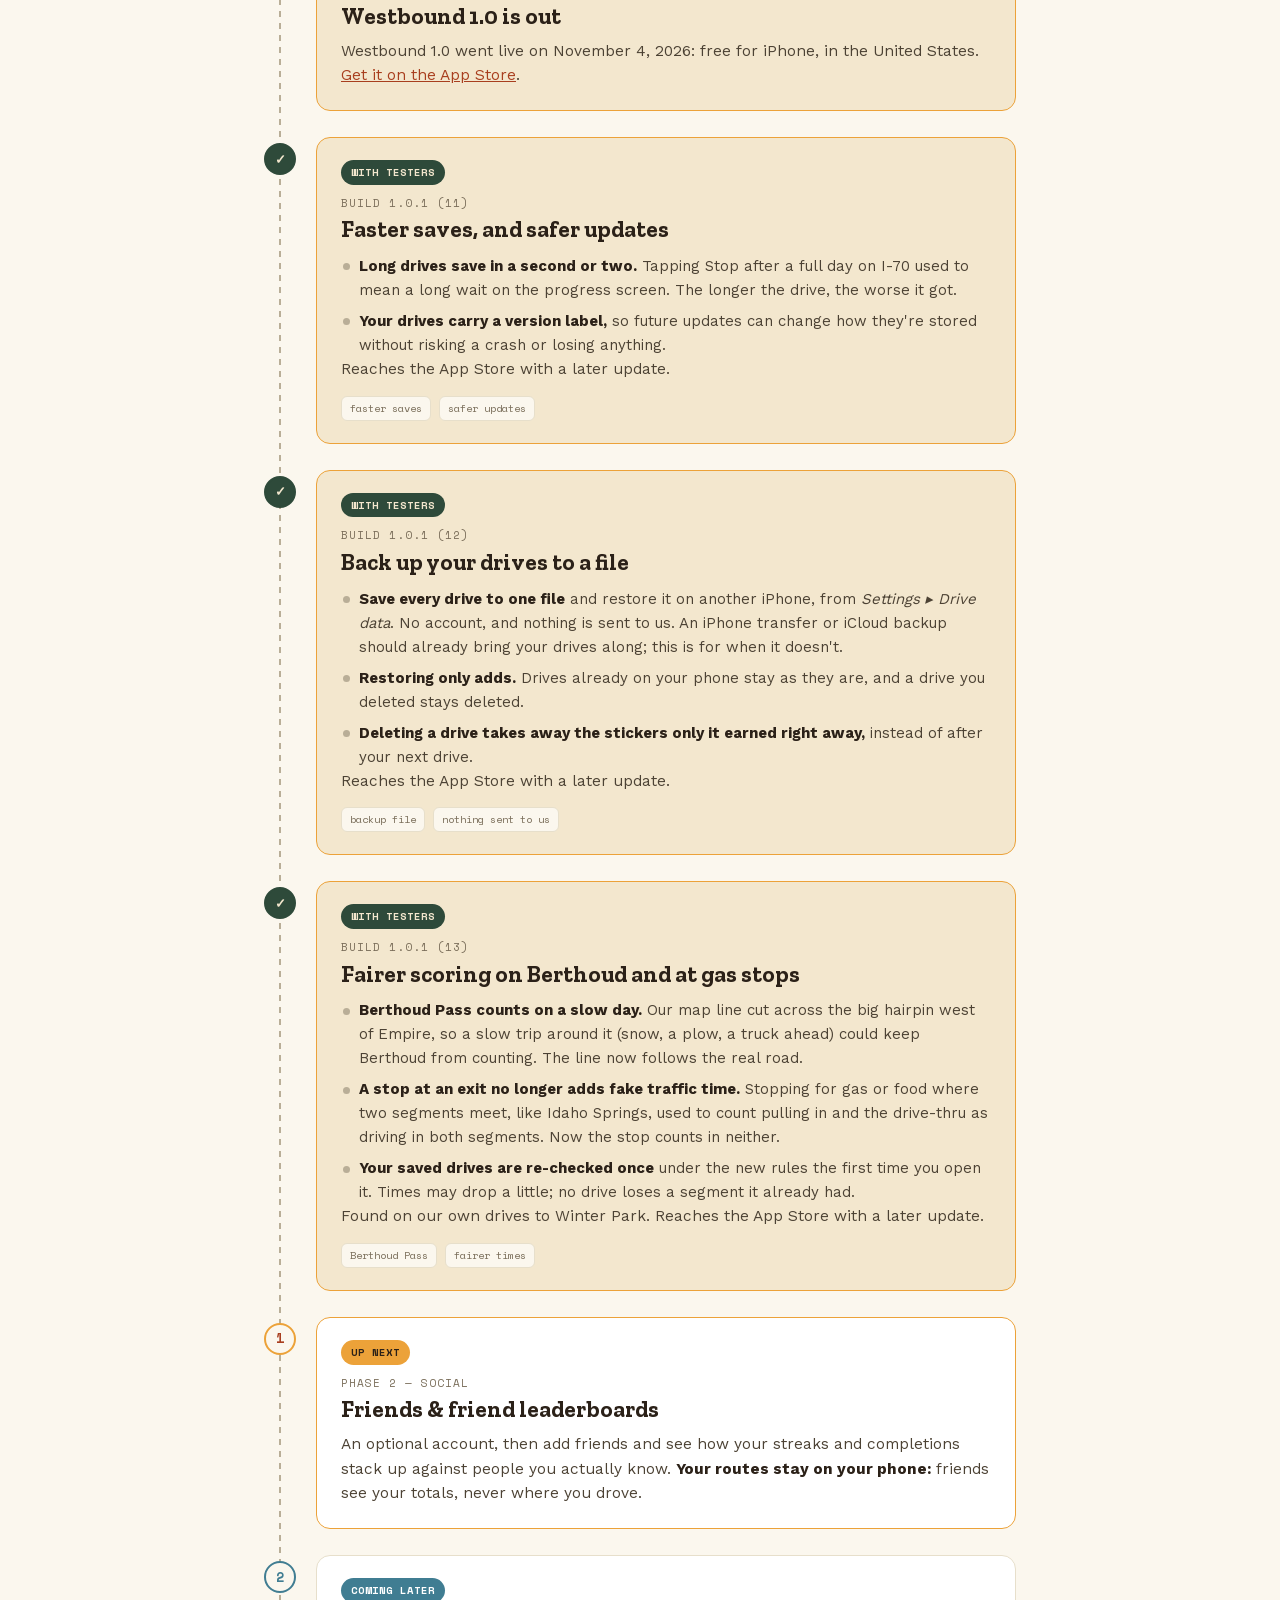
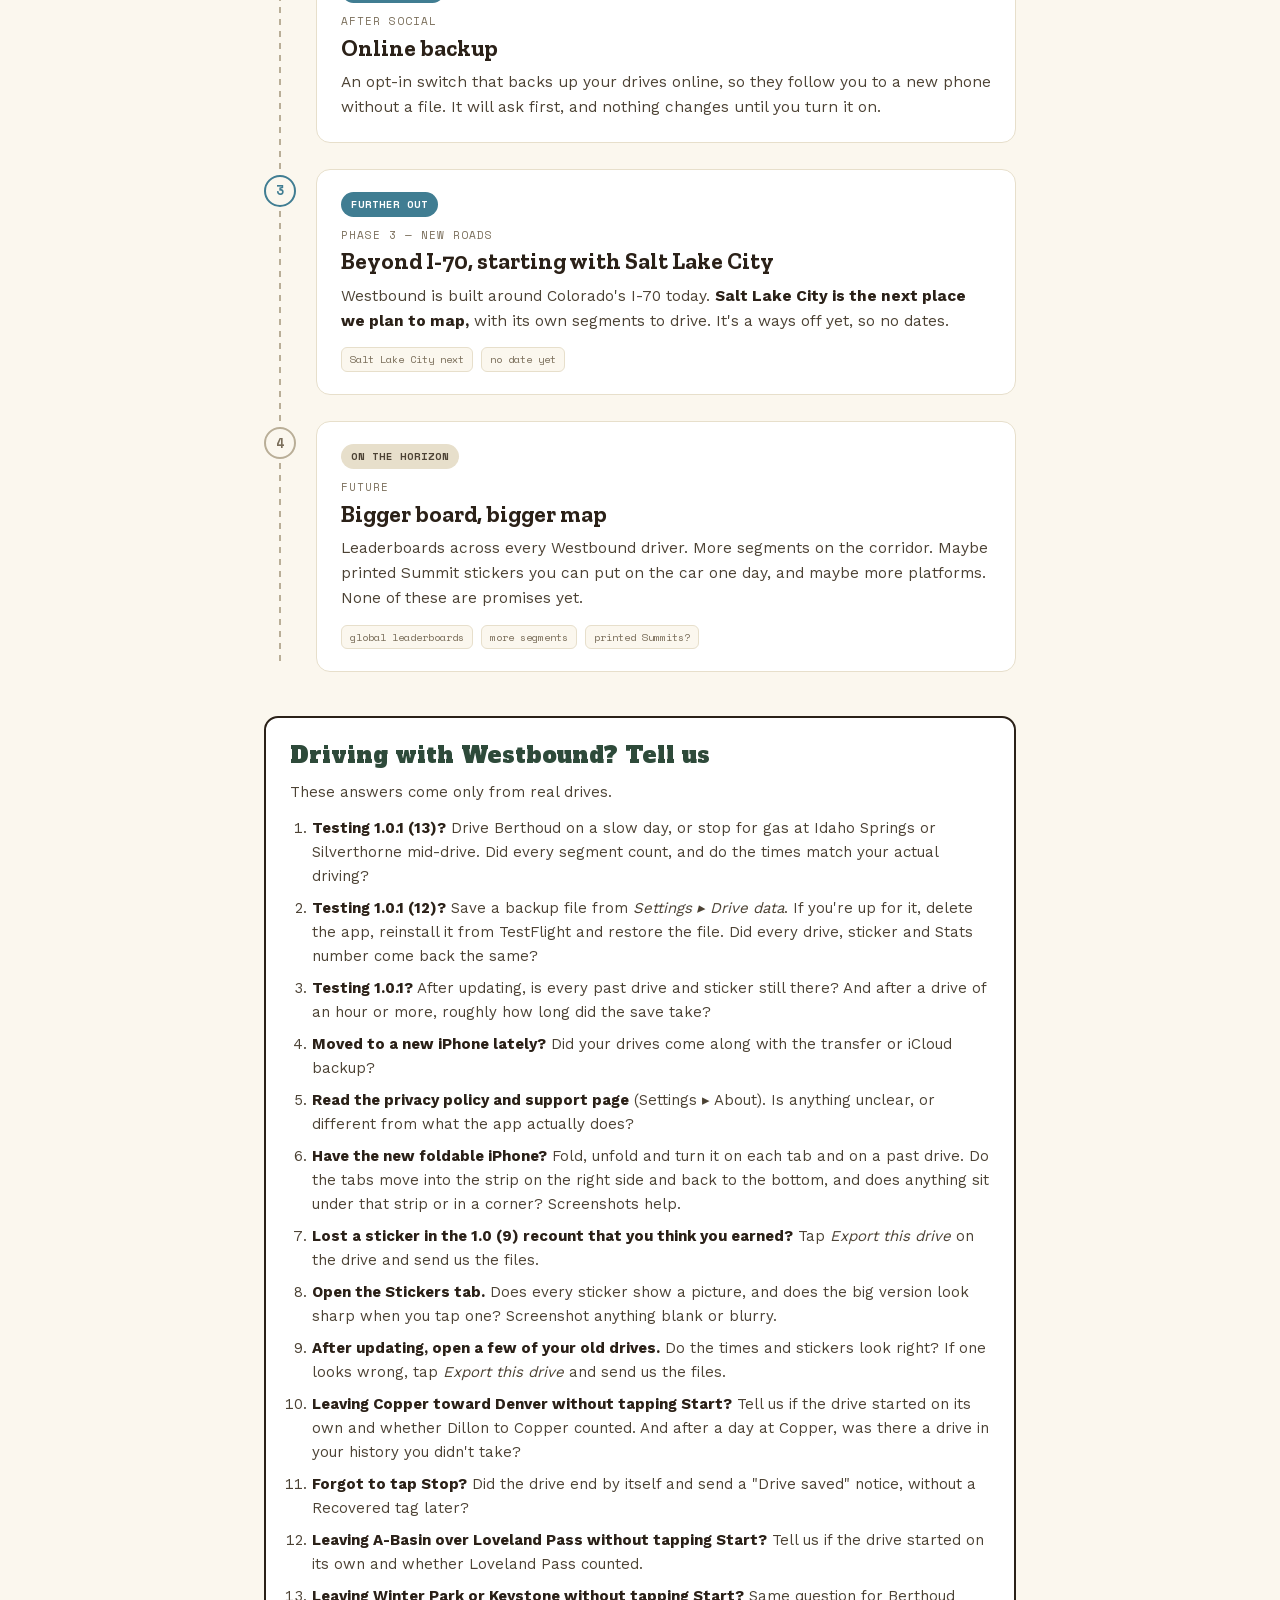
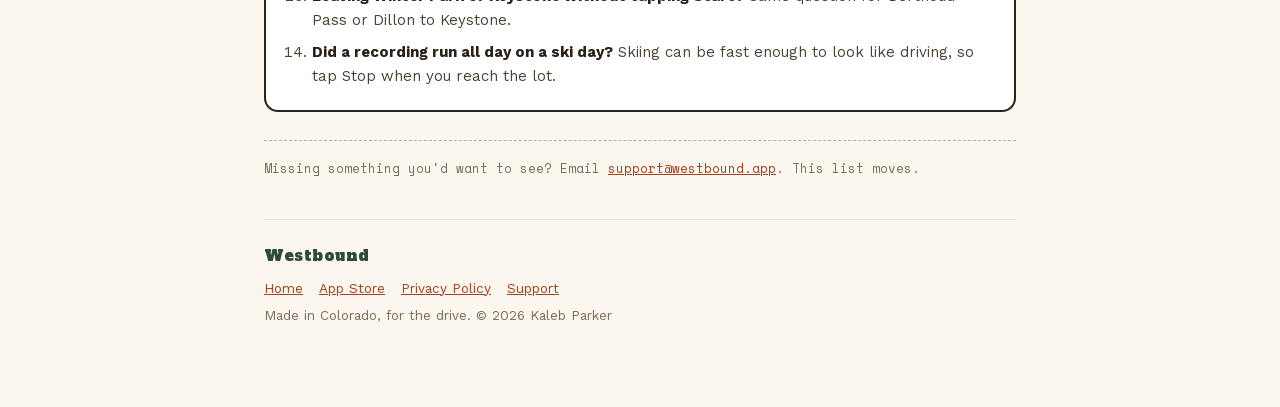
<file: roadmap/index.html>
<!DOCTYPE html>
<html lang="en">
<head>
<meta charset="UTF-8">
<meta name="viewport" content="width=device-width, initial-scale=1.0">
<meta name="theme-color" content="#FBF7EE">
<title>Roadmap · Westbound</title>
<meta name="description" content="Where the Westbound iPhone app stands today, and what's coming next.">
<link rel="canonical" href="https://westbound.app/roadmap/">
<meta property="og:type" content="website">
<meta property="og:site_name" content="Westbound">
<meta property="og:title" content="Roadmap · Westbound">
<meta property="og:description" content="Where the Westbound iPhone app stands today, and what's coming next.">
<meta property="og:url" content="https://westbound.app/roadmap/">
<meta property="og:image" content="https://westbound.app/assets/og.png">
<meta property="og:image:alt" content="The Westbound wordmark over a to-scale trace of I-70 from Vail to C-470.">
<meta name="twitter:card" content="summary_large_image">
<link rel="icon" href="/assets/icon.svg" type="image/svg+xml">
<link rel="apple-touch-icon" href="/assets/apple-touch-icon.png">
<style>
  /* Westbound public roadmap. Palette: app Theme + the locked Summit 01 gold/teal.
     Fonts are self-hosted (SIL Open Font License, see /assets/OFL-*.txt) so the
     page makes no third-party requests. */
  @font-face{font-family:"Alfa Slab One";src:url("/assets/alfa-slab-one-latin.woff2") format("woff2");font-display:swap;}
  @font-face{font-family:"Zilla Slab";font-weight:700;src:url("/assets/zilla-slab-700-latin.woff2") format("woff2");font-display:swap;}
  @font-face{font-family:"Work Sans";font-weight:400 700;src:url("/assets/work-sans-latin.woff2") format("woff2");font-display:swap;}
  @font-face{font-family:"Space Mono";font-weight:400;src:url("/assets/space-mono-400-latin.woff2") format("woff2");font-display:swap;}
  @font-face{font-family:"Space Mono";font-weight:700;src:url("/assets/space-mono-700-latin.woff2") format("woff2");font-display:swap;}
  :root{
    --pine:#2E4A3A; --pine-dark:#22382C;
    --rust:#C8532A; --rust-dark:#A83E1E;
    --gold:#ECA239; --cream:#F3E7CE; --paper:#FBF7EE; --card:#FFFFFF;
    --ink:#2B2118; --ink-70:#4C4234; --ink-45:#7A6E5A; --ink-25:#B9AE97;
    --blue:#407D92; --green:#5E8C4E; --red:#9E2B25; --sage:#7FA06B;
    --line:#E7DFCB;
  }
  *{box-sizing:border-box;}
  html,body{margin:0;padding:0;}
  body{
    background:var(--paper);
    color:var(--ink);
    font-family:"Work Sans",-apple-system,BlinkMacSystemFont,sans-serif;
    line-height:1.6;
    -webkit-font-smoothing:antialiased;
  }
  .wrap{max-width:800px;margin:0 auto;padding:56px 24px 80px;}

  .kicker{
    font-family:"Space Mono",monospace;font-size:12px;letter-spacing:3px;text-transform:uppercase;
    color:var(--rust);margin:0 0 14px;display:flex;align-items:center;gap:10px;
  }
  .kicker::before{content:"";display:inline-block;width:26px;height:2px;background:var(--rust);}
  h1.hero{
    font-family:"Alfa Slab One",serif;font-size:clamp(34px,6vw,54px);line-height:1.05;letter-spacing:.5px;
    color:var(--pine);margin:0 0 16px;text-wrap:balance;
  }
  .sub{font-size:17px;color:var(--ink-70);max-width:580px;margin:0 0 10px;}
  .sub strong{color:var(--ink);}
  .updated{font-family:"Space Mono",monospace;font-size:12px;color:var(--ink-45);margin:14px 0 0;}

  .timeline{margin-top:44px;position:relative;}
  .timeline::before{
    content:"";position:absolute;left:15px;top:10px;bottom:10px;width:2px;
    background:repeating-linear-gradient(to bottom,var(--ink-25) 0 6px,transparent 6px 12px);
  }
  .stage{position:relative;padding-left:52px;margin-bottom:26px;}
  .stage:last-child{margin-bottom:0;}
  .dot{
    position:absolute;left:0;top:6px;width:32px;height:32px;border-radius:50%;
    background:var(--paper);border:2px solid var(--pine);display:flex;align-items:center;justify-content:center;
    font-family:"Space Mono",monospace;font-size:13px;font-weight:700;color:var(--pine);z-index:1;
  }
  .stage.live .dot{background:var(--pine);border-color:var(--pine);color:var(--cream);}
  .stage.next .dot{border-color:var(--gold);color:var(--rust-dark);}
  .stage.launch .dot{border-color:var(--rust);color:var(--rust-dark);}
  .stage.later .dot{border-color:var(--blue);color:var(--blue);}
  .stage.future .dot{border-color:var(--ink-25);color:var(--ink-45);}

  .card{background:var(--card);border:1px solid var(--line);border-radius:14px;padding:20px 24px 22px;}
  .stage.live .card{background:var(--cream);border-color:var(--gold);}
  .stage.next .card{border-color:var(--gold);}

  .pill{
    display:inline-block;font-family:"Space Mono",monospace;font-size:10.5px;font-weight:700;letter-spacing:1px;
    text-transform:uppercase;padding:4px 10px;border-radius:20px;margin-bottom:10px;
  }
  .stage.live .pill{background:var(--pine);color:var(--cream);}
  .stage.next .pill{background:var(--gold);color:var(--ink);}
  .stage.launch .pill{background:var(--rust);color:#fff;}
  .stage.later .pill{background:var(--blue);color:#fff;}
  .stage.future .pill{background:var(--line);color:var(--ink-70);}

  .stage-label{font-family:"Space Mono",monospace;font-size:11px;letter-spacing:1px;text-transform:uppercase;color:var(--ink-45);margin:0 0 4px;}
  h2.title{font-family:"Zilla Slab",serif;font-weight:700;font-size:23px;line-height:1.2;color:var(--ink);margin:0 0 8px;text-wrap:balance;}
  .desc{font-size:15.5px;color:var(--ink-70);margin:0;}
  .desc + .desc{margin-top:8px;}
  .desc strong{color:var(--ink);}
  ul.items{margin:10px 0 0;padding:0;list-style:none;display:grid;gap:7px;}
  ul.items li{font-size:15px;color:var(--ink-70);padding-left:18px;position:relative;}
  ul.items li::before{content:"";position:absolute;left:2px;top:.62em;width:7px;height:7px;border-radius:50%;background:var(--ink-25);}
  ul.items li strong{color:var(--ink);}

  .tag-row{display:flex;flex-wrap:wrap;gap:8px;margin-top:14px;}
  .tag{font-family:"Space Mono",monospace;font-size:10.5px;color:var(--ink-45);background:var(--paper);border:1px solid var(--line);border-radius:6px;padding:3px 8px;}

  .ask{margin-top:44px;border:2px solid var(--ink);border-radius:14px;padding:20px 24px 22px;background:var(--card);}
  .ask h2{font-family:"Alfa Slab One",serif;font-weight:400;font-size:22px;color:var(--pine);margin:0 0 6px;}
  .ask p{margin:0;font-size:15px;color:var(--ink-70);}
  .ask ol{margin:12px 0 0;padding-left:22px;display:grid;gap:8px;font-size:15px;color:var(--ink-70);}
  .ask ol strong{color:var(--ink);}

  .note{font-family:"Space Mono",monospace;font-size:12.5px;color:var(--ink-45);margin:28px 0 0;padding-top:18px;border-top:1px dashed var(--ink-25);}
  footer{margin-top:40px;padding-top:24px;border-top:1px solid var(--line);font-size:13.5px;color:var(--ink-45);}
  .home{display:inline-block;font-family:"Space Mono",monospace;font-size:12px;color:var(--ink-45);text-decoration:none;margin:0 0 28px;}
  .home:hover{color:var(--rust-dark);}
  footer nav{display:flex;flex-wrap:wrap;gap:16px;margin:10px 0 6px;}
  footer a{color:var(--rust-dark);}
  .note a, ul.items li a, .sub a, .desc a{color:var(--rust-dark);}
  footer .wordmark{font-family:"Alfa Slab One",serif;font-size:15px;color:var(--pine);letter-spacing:.5px;}

  @media (max-width:520px){
    .wrap{padding:12px 16px 48px;}
    .home{display:inline-flex;align-items:center;min-height:44px;margin:0 0 14px;font-size:13px;}
    .stage{padding-left:38px;}
    .dot{width:28px;height:28px;left:0;}
    .timeline::before{left:13px;}
    .card,.ask{padding:16px 16px 18px;}
    .pill,.stage-label,.tag{font-size:12px;}
    footer nav{gap:0 20px;margin:6px 0 2px;}
    footer nav a{display:inline-flex;align-items:center;min-height:44px;}
  }
</style>
</head>
<body>
<div class="wrap">

  <a class="home" href="/">← westbound.app</a>
  <p class="kicker">The road ahead</p>
  <h1 class="hero">Westbound Roadmap</h1>
  <p class="sub">Where Westbound stands today, and what's coming next. Order and scope will shift as real drives, and feedback, show what matters.</p>
  <p class="sub"><strong>Westbound is live on the <a href="https://apps.apple.com/us/app/westbound/id6802436294">App Store</a>,</strong> free for iPhone in the United States. Everything marked "Built" below is in the app today.</p>
  <p class="updated">Updated November 21, 2026 · current build 1.0.1 (13), with testers</p>

  <div class="timeline">

    <div class="stage live">
      <div class="dot">✓</div>
      <div class="card">
        <span class="pill">Built</span>
        <p class="stage-label">The core app</p>
        <h2 class="title">Track the drive, earn the stickers</h2>
        <p class="desc">Tap <strong>Start</strong> when you head out and <strong>Stop</strong> when you're through. Westbound matches your route against <strong>12 segments</strong>: I-70 from C-470 to Vail, plus Clear Creek Canyon from Golden and the spurs to Winter Park (Berthoud Pass), A-Basin (Loveland Pass), Keystone and Breckenridge. Finish segments in either direction to earn stickers for the passes you run, the streaks you keep and the hours you put in: <strong>43 stickers and 9 Summits</strong> to chase. No account needed.</p>
        <div class="tag-row">
          <span class="tag">12 segments</span>
          <span class="tag">43 stickers + 9 Summits</span>
          <span class="tag">works offline</span>
          <span class="tag">no account</span>
        </div>
      </div>
    </div>

    <div class="stage live">
      <div class="dot">✓</div>
      <div class="card">
        <span class="pill">Built</span>
        <p class="stage-label">Auto-start</p>
        <h2 class="title">A backup for when you forget to tap Start</h2>
        <p class="desc">With "Always" location on, Westbound watches for you entering the corridor at its main on-ramps and starts the drive itself. It ends the way any drive does, once you've stopped driving for a while. <strong>It's a safety net, not a replacement:</strong> it can start late or miss a drive, so tapping Start is still the surest way to log one.</p>
        <div class="tag-row">
          <span class="tag">opt-in</span>
          <span class="tag">tap Start still wins</span>
        </div>
      </div>
    </div>

    <div class="stage live">
      <div class="dot">✓</div>
      <div class="card">
        <span class="pill">Built</span>
        <p class="stage-label">Build 1.0 (3)</p>
        <h2 class="title">Never lose a drive</h2>
        <p class="desc">If Westbound crashes or gets force-closed mid-drive, your route is saved as you go and offered back the next time you open the app. Finish it or throw it away. And if you forget to tap Stop, Westbound ends the drive on its own after you've been parked a while, at the point you actually stopped moving.</p>
        <div class="tag-row">
          <span class="tag">crash recovery</span>
          <span class="tag">forgot to tap Stop</span>
        </div>
      </div>
    </div>

    <div class="stage live">
      <div class="dot">✓</div>
      <div class="card">
        <span class="pill">Built</span>
        <p class="stage-label">Build 1.0 (4)</p>
        <h2 class="title">Real Summit art, and a streak you can trust</h2>
        <ul class="items">
          <li><strong>The nine Summits are finished die-cut seals</strong> that change as you climb each one's tiers.</li>
          <li><strong>Streaks no longer reset every Monday.</strong> A week now counts only if you finish a segment in it, so your streak may read shorter than before.</li>
          <li><strong>Saving a drive is faster,</strong> most noticeably on long ones.</li>
        </ul>
      </div>
    </div>

    <div class="stage live">
      <div class="dot">✓</div>
      <div class="card">
        <span class="pill">Built</span>
        <p class="stage-label">Build 1.0 (5)</p>
        <h2 class="title">Auto-start at the resort end, and a save you can see</h2>
        <ul class="items">
          <li><strong>Auto-start now covers the drive out of Winter Park, Arapahoe Basin and Keystone.</strong> A drive home from Winter Park didn't auto-start, so Berthoud Pass didn't count. It's still a backup, so tap Start when you leave the lot.</li>
          <li><strong>Tapping Stop shows a progress bar right away,</strong> with a percentage and a rough time left. Long drives still take a while to save; now you can see it working.</li>
        </ul>
      </div>
    </div>

    <div class="stage live">
      <div class="dot">✓</div>
      <div class="card">
        <span class="pill">Built</span>
        <p class="stage-label">Build 1.0 (6)</p>
        <h2 class="title">Drive logic overhaul: only the time you're actually driving</h2>
        <p class="desc">One test drive, with an afternoon hike in the middle, came back as an unfinished drive, then as more than 11 hours of "traffic delay" on a five-hour recording. This build changes how a drive is timed so that can't happen again.</p>
        <ul class="items">
          <li><strong>Only moving time counts.</strong> Stop for 3 minutes or more, for gas, lunch, a hike or even a full closure, and the clock pauses until you're rolling again. Short traffic stops still count.</li>
          <li><strong>Out and back counts twice.</strong> Every time you drive a segment end to end is its own segment drive, in the direction you drove it, timed on its own.</li>
          <li><strong>Forgot to tap Stop?</strong> The drive ends after 45 minutes without driving, or 2 hours if you're stuck on I-70. Walking around no longer keeps it going, and the "Drive saved" notice arrives instead of an "Unfinished drive" prompt later.</li>
          <li><strong>Export this drive.</strong> Send any drive's full route from its trip screen, so we can see exactly what happened when one scores strangely.</li>
          <li><strong>A tighter corridor and a better A-Basin start.</strong> You'll need to be within 150 m of the road (it was 250 m), and the A-Basin auto-start moves about 2 km up US-6, off the parking lot.</li>
          <li><strong>Personal Worst waits for a few drives,</strong> and Time Served shows its level in hours.</li>
        </ul>
        <p class="desc" style="margin-top:12px"><strong>Heads-up:</strong> the first time you open it, every drive you've already logged is re-scored under the new rules. Stickers that came from sitting still (Five-Hour Corridor, Parking Lot, Time Served, Personal Worst) may disappear, and round trips may pick up direction credit they missed. A small banner shows the progress.</p>
        <div class="tag-row">
          <span class="tag">moving time only</span>
          <span class="tag">out and back = 2</span>
          <span class="tag">export a drive</span>
          <span class="tag">your history re-scored</span>
        </div>
      </div>
    </div>

    <div class="stage live">
      <div class="dot">✓</div>
      <div class="card">
        <span class="pill">Built</span>
        <p class="stage-label">Build 1.0 (7)</p>
        <h2 class="title">Copper counts now</h2>
        <p class="desc">Drives to and from Copper never counted Dillon to Copper: the segment ended partway up Vail Pass, so only drivers going on to Vail could finish it.</p>
        <ul class="items">
          <li><strong>Dillon to Copper now ends just north of the Copper exit,</strong> where every drive to or from Copper passes. Its normal time drops from 9 to 8 minutes.</li>
          <li><strong>Auto-start now covers the drive out of Copper toward Denver.</strong> The zone sits on I-70, well clear of the lots, the village and the gas station, so a ski day or a coffee run shouldn't start a drive. Leaving Copper toward Vail, tap Start.</li>
          <li><strong>Floyd Hill follows the road through Hidden Valley,</strong> not the new alignment that's still being built there.</li>
          <li><strong>The big "Closest to earning" Summit opens when you tap it,</strong> and the app stays upright on iPhone.</li>
        </ul>
        <p class="desc" style="margin-top:12px"><strong>Heads-up:</strong> your drives are re-scored once more when you first open it, so Copper drives you were missing should appear.</p>
        <div class="tag-row">
          <span class="tag">Copper counts</span>
          <span class="tag">auto-start out of Copper</span>
          <span class="tag">your history re-scored</span>
        </div>
      </div>
    </div>

    <div class="stage live">
      <div class="dot">✓</div>
      <div class="card">
        <span class="pill">Built</span>
        <p class="stage-label">Build 1.0 (8)</p>
        <h2 class="title">Every sticker gets its own art</h2>
        <p class="desc">The 43 stickers in the sticker book were plain coloured circles with an icon. Now each one is a real die-cut sticker with its own picture, in the same style as the Summit seals.</p>
        <ul class="items">
          <li><strong>Earned stickers show in full colour.</strong> The ones you're still chasing show in grey, so you can see what's out there.</li>
          <li><strong>Tap any sticker</strong> for the big version on its own page.</li>
          <li><strong>A drive's sticker list shows each sticker's picture,</strong> and Summit seals there now go by their real names.</li>
        </ul>
        <div class="tag-row">
          <span class="tag">sticker art</span>
          <span class="tag">all 43</span>
          <span class="tag">grey until earned</span>
        </div>
      </div>
    </div>

    <div class="stage live">
      <div class="dot">✓</div>
      <div class="card">
        <span class="pill">Built</span>
        <p class="stage-label">Build 1.0 (9)</p>
        <h2 class="title">Ready for the foldable iPhone, and drives that open instantly</h2>
        <ul class="items">
          <li><strong>Westbound fits both screens of the new foldable iPhone.</strong> Closed, or open and turned sideways, the tabs move into the strip down the right side, like the phone's own apps. Open and upright, they stay along the bottom. Page headers clear the rounded corners, the sticker book gets more columns, and "Closest to earning" sits beside its progress.</li>
          <li><strong>Past drives open the moment you tap them,</strong> even a five-hour one. The map shows a "Loading route" placeholder for a beat while the route draws, instead of the app freezing.</li>
          <li><strong>A drive keeps the same name every time,</strong> and drives home from Keystone or up to A-Basin are no longer called a round trip.</li>
          <li><strong>Direction stickers only count I-70.</strong> The roads to Keystone and A-Basin head east toward the resorts, so they were counting backwards: a Friday drive home from Keystone could earn Friday Flight. Rush Hour Trifecta now needs a Ski Saturday in ski season.</li>
        </ul>
        <p class="desc" style="margin-top:12px"><strong>Heads-up:</strong> your stickers were recounted when you updated, so you may have lost Friday Flight, Sunday Scaries, Ski Saturday or Rush Hour Trifecta, or seen a Due West or Homeward Bound tier drop. Every drive is still there.</p>
        <div class="tag-row">
          <span class="tag">foldable iPhone</span>
          <span class="tag">tabs on the side</span>
          <span class="tag">instant past drives</span>
          <span class="tag">stickers recounted</span>
        </div>
      </div>
    </div>

    <div class="stage live">
      <div class="dot">✓</div>
      <div class="card">
        <span class="pill">Built</span>
        <p class="stage-label">Build 1.0 (10)</p>
        <h2 class="title">A privacy policy, a support page, and a home on the web</h2>
        <ul class="items">
          <li><strong>Westbound has a website,</strong> westbound.app, with a plain-English <a href="/privacy/">privacy policy</a> and a <a href="/support/">support page</a>. Both are linked from Settings in the app.</li>
          <li><strong>Questions or problems</strong> go to support@westbound.app, read by a person.</li>
          <li><strong>The Stats tab works out its numbers once,</strong> so it stays quick with a long drive history.</li>
        </ul>
        <div class="tag-row">
          <span class="tag">privacy policy</span>
          <span class="tag">support page</span>
        </div>
      </div>
    </div>

    <div class="stage live">
      <div class="dot">✓</div>
      <div class="card">
        <span class="pill">Live</span>
        <p class="stage-label">On the App Store</p>
        <h2 class="title">Westbound 1.0 is out</h2>
        <p class="desc">Westbound 1.0 went live on November 4, 2026: free for iPhone, in the United States. <a href="https://apps.apple.com/us/app/westbound/id6802436294">Get it on the App Store</a>.</p>
      </div>
    </div>

    <div class="stage live">
      <div class="dot">✓</div>
      <div class="card">
        <span class="pill">With testers</span>
        <p class="stage-label">Build 1.0.1 (11)</p>
        <h2 class="title">Faster saves, and safer updates</h2>
        <ul class="items">
          <li><strong>Long drives save in a second or two.</strong> Tapping Stop after a full day on I-70 used to mean a long wait on the progress screen. The longer the drive, the worse it got.</li>
          <li><strong>Your drives carry a version label,</strong> so future updates can change how they're stored without risking a crash or losing anything.</li>
        </ul>
        <p class="desc">Reaches the App Store with a later update.</p>
        <div class="tag-row">
          <span class="tag">faster saves</span>
          <span class="tag">safer updates</span>
        </div>
      </div>
    </div>

    <div class="stage live">
      <div class="dot">✓</div>
      <div class="card">
        <span class="pill">With testers</span>
        <p class="stage-label">Build 1.0.1 (12)</p>
        <h2 class="title">Back up your drives to a file</h2>
        <ul class="items">
          <li><strong>Save every drive to one file</strong> and restore it on another iPhone, from <em>Settings ▸ Drive data</em>. No account, and nothing is sent to us. An iPhone transfer or iCloud backup should already bring your drives along; this is for when it doesn't.</li>
          <li><strong>Restoring only adds.</strong> Drives already on your phone stay as they are, and a drive you deleted stays deleted.</li>
          <li><strong>Deleting a drive takes away the stickers only it earned right away,</strong> instead of after your next drive.</li>
        </ul>
        <p class="desc">Reaches the App Store with a later update.</p>
        <div class="tag-row">
          <span class="tag">backup file</span>
          <span class="tag">nothing sent to us</span>
        </div>
      </div>
    </div>

    <div class="stage live">
      <div class="dot">✓</div>
      <div class="card">
        <span class="pill">With testers</span>
        <p class="stage-label">Build 1.0.1 (13)</p>
        <h2 class="title">Fairer scoring on Berthoud and at gas stops</h2>
        <ul class="items">
          <li><strong>Berthoud Pass counts on a slow day.</strong> Our map line cut across the big hairpin west of Empire, so a slow trip around it (snow, a plow, a truck ahead) could keep Berthoud from counting. The line now follows the real road.</li>
          <li><strong>A stop at an exit no longer adds fake traffic time.</strong> Stopping for gas or food where two segments meet, like Idaho Springs, used to count pulling in and the drive-thru as driving in both segments. Now the stop counts in neither.</li>
          <li><strong>Your saved drives are re-checked once</strong> under the new rules the first time you open it. Times may drop a little; no drive loses a segment it already had.</li>
        </ul>
        <p class="desc">Found on our own drives to Winter Park. Reaches the App Store with a later update.</p>
        <div class="tag-row">
          <span class="tag">Berthoud Pass</span>
          <span class="tag">fairer times</span>
        </div>
      </div>
    </div>

    <div class="stage next">
      <div class="dot">1</div>
      <div class="card">
        <span class="pill">Up next</span>
        <p class="stage-label">Phase 2 — Social</p>
        <h2 class="title">Friends &amp; friend leaderboards</h2>
        <p class="desc">An optional account, then add friends and see how your streaks and completions stack up against people you actually know. <strong>Your routes stay on your phone:</strong> friends see your totals, never where you drove.</p>
      </div>
    </div>

    <div class="stage later">
      <div class="dot">2</div>
      <div class="card">
        <span class="pill">Coming later</span>
        <p class="stage-label">After Social</p>
        <h2 class="title">Online backup</h2>
        <p class="desc">An opt-in switch that backs up your drives online, so they follow you to a new phone without a file. It will ask first, and nothing changes until you turn it on.</p>
      </div>
    </div>

    <div class="stage later">
      <div class="dot">3</div>
      <div class="card">
        <span class="pill">Further out</span>
        <p class="stage-label">Phase 3 — New roads</p>
        <h2 class="title">Beyond I-70, starting with Salt Lake City</h2>
        <p class="desc">Westbound is built around Colorado's I-70 today. <strong>Salt Lake City is the next place we plan to map,</strong> with its own segments to drive. It's a ways off yet, so no dates.</p>
        <div class="tag-row">
          <span class="tag">Salt Lake City next</span>
          <span class="tag">no date yet</span>
        </div>
      </div>
    </div>

    <div class="stage future">
      <div class="dot">4</div>
      <div class="card">
        <span class="pill">On the horizon</span>
        <p class="stage-label">Future</p>
        <h2 class="title">Bigger board, bigger map</h2>
        <p class="desc">Leaderboards across every Westbound driver. More segments on the corridor. Maybe printed Summit stickers you can put on the car one day, and maybe more platforms. None of these are promises yet.</p>
        <div class="tag-row">
          <span class="tag">global leaderboards</span>
          <span class="tag">more segments</span>
          <span class="tag">printed Summits?</span>
        </div>
      </div>
    </div>

  </div>

  <section class="ask" aria-labelledby="ask-h">
    <h2 id="ask-h">Driving with Westbound? Tell us</h2>
    <p>These answers come only from real drives.</p>
    <ol>
      <li><strong>Testing 1.0.1 (13)?</strong> Drive Berthoud on a slow day, or stop for gas at Idaho Springs or Silverthorne mid-drive. Did every segment count, and do the times match your actual driving?</li>
      <li><strong>Testing 1.0.1 (12)?</strong> Save a backup file from <em>Settings ▸ Drive data</em>. If you're up for it, delete the app, reinstall it from TestFlight and restore the file. Did every drive, sticker and Stats number come back the same?</li>
      <li><strong>Testing 1.0.1?</strong> After updating, is every past drive and sticker still there? And after a drive of an hour or more, roughly how long did the save take?</li>
      <li><strong>Moved to a new iPhone lately?</strong> Did your drives come along with the transfer or iCloud backup?</li>
      <li><strong>Read the privacy policy and support page</strong> (Settings ▸ About). Is anything unclear, or different from what the app actually does?</li>
      <li><strong>Have the new foldable iPhone?</strong> Fold, unfold and turn it on each tab and on a past drive. Do the tabs move into the strip on the right side and back to the bottom, and does anything sit under that strip or in a corner? Screenshots help.</li>
      <li><strong>Lost a sticker in the 1.0 (9) recount that you think you earned?</strong> Tap <em>Export this drive</em> on the drive and send us the files.</li>
      <li><strong>Open the Stickers tab.</strong> Does every sticker show a picture, and does the big version look sharp when you tap one? Screenshot anything blank or blurry.</li>
      <li><strong>After updating, open a few of your old drives.</strong> Do the times and stickers look right? If one looks wrong, tap <em>Export this drive</em> and send us the files.</li>
      <li><strong>Leaving Copper toward Denver without tapping Start?</strong> Tell us if the drive started on its own and whether Dillon to Copper counted. And after a day at Copper, was there a drive in your history you didn't take?</li>
      <li><strong>Forgot to tap Stop?</strong> Did the drive end by itself and send a "Drive saved" notice, without a Recovered tag later?</li>
      <li><strong>Leaving A-Basin over Loveland Pass without tapping Start?</strong> Tell us if the drive started on its own and whether Loveland Pass counted.</li>
      <li><strong>Leaving Winter Park or Keystone without tapping Start?</strong> Same question for Berthoud Pass or Dillon to Keystone.</li>
      <li><strong>Did a recording run all day on a ski day?</strong> Skiing can be fast enough to look like driving, so tap Stop when you reach the lot.</li>
    </ol>
  </section>

  <p class="note">Missing something you'd want to see? Email <a href="mailto:support@westbound.app">support@westbound.app</a>. This list moves.</p>

  <footer>
    <div class="wordmark">Westbound</div>
    <nav>
      <a href="/">Home</a>
      <a href="https://apps.apple.com/us/app/westbound/id6802436294">App Store</a>
      <a href="/privacy/">Privacy Policy</a>
      <a href="/support/">Support</a>
    </nav>
    Made in Colorado, for the drive. © 2026 Kaleb Parker
  </footer>

</div>
</body>
</html>
</file>
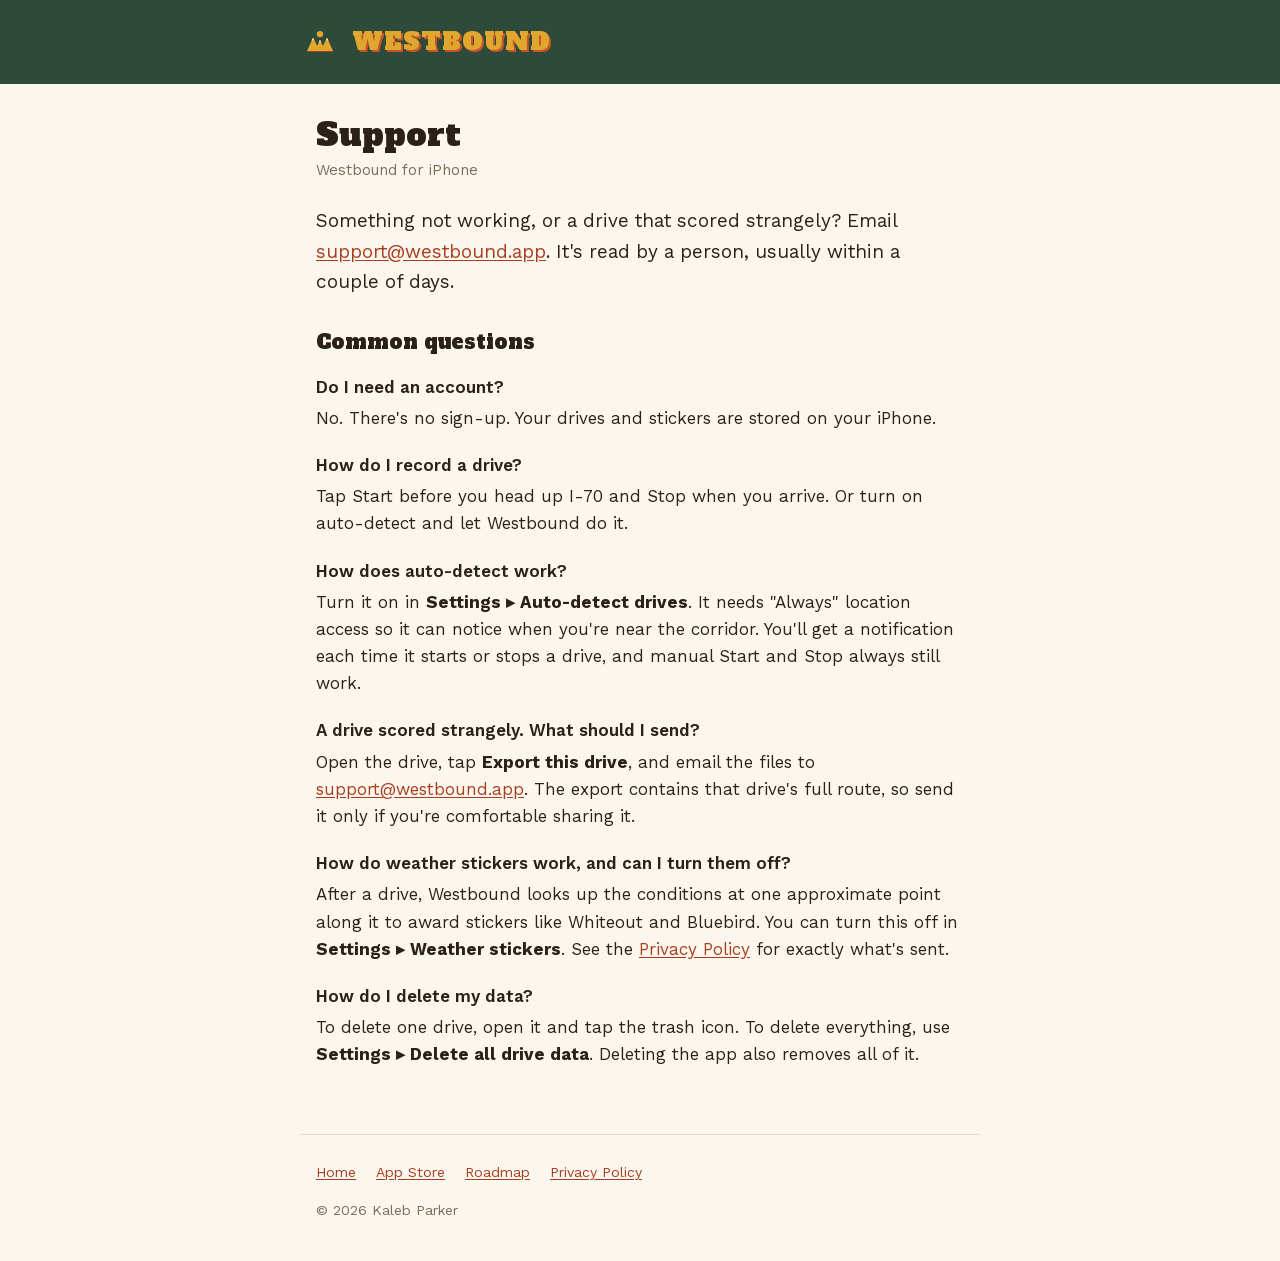
<file: support/index.html>
<!doctype html>
<html lang="en">
<head>
  <meta charset="utf-8">
  <meta name="viewport" content="width=device-width, initial-scale=1">
  <meta name="theme-color" content="#2E4A3A">
  <title>Support · Westbound</title>
  <meta name="description" content="Help with the Westbound iPhone app: recording drives, auto-detect, weather stickers, exporting and deleting drives.">
  <link rel="canonical" href="https://westbound.app/support/">
  <meta property="og:type" content="website">
  <meta property="og:site_name" content="Westbound">
  <meta property="og:title" content="Support · Westbound">
  <meta property="og:description" content="Help with the Westbound iPhone app: recording drives, auto-detect, weather stickers, exporting and deleting drives.">
  <meta property="og:url" content="https://westbound.app/support/">
  <meta property="og:image" content="https://westbound.app/assets/og.png">
  <meta property="og:image:alt" content="The Westbound wordmark over a to-scale trace of I-70 from Vail to C-470.">
  <meta name="twitter:card" content="summary_large_image">
  <link rel="icon" href="/assets/icon.svg" type="image/svg+xml">
  <link rel="apple-touch-icon" href="/assets/apple-touch-icon.png">
  <link rel="stylesheet" href="/assets/style.css">
</head>
<body>
  <header class="masthead">
    <div class="inner">
      <a href="/"><img src="/assets/icon.svg" alt=""><span class="wordmark">WESTBOUND</span></a>
    </div>
  </header>
  <main>
    <h1>Support</h1>
    <p class="meta">Westbound for iPhone</p>

    <p class="lede">Something not working, or a drive that scored strangely? Email <a href="mailto:support@westbound.app">support@westbound.app</a>. It's read by a person, usually within a couple of days.</p>

    <h2>Common questions</h2>
    <dl>
      <dt>Do I need an account?</dt>
      <dd>No. There's no sign-up. Your drives and stickers are stored on your iPhone.</dd>

      <dt>How do I record a drive?</dt>
      <dd>Tap Start before you head up I-70 and Stop when you arrive. Or turn on auto-detect and let Westbound do it.</dd>

      <dt>How does auto-detect work?</dt>
      <dd>Turn it on in <strong>Settings ▸ Auto-detect drives</strong>. It needs "Always" location access so it can notice when you're near the corridor. You'll get a notification each time it starts or stops a drive, and manual Start and Stop always still work.</dd>

      <dt>A drive scored strangely. What should I send?</dt>
      <dd>Open the drive, tap <strong>Export this drive</strong>, and email the files to <a href="mailto:support@westbound.app">support@westbound.app</a>. The export contains that drive's full route, so send it only if you're comfortable sharing it.</dd>

      <dt>How do weather stickers work, and can I turn them off?</dt>
      <dd>After a drive, Westbound looks up the conditions at one approximate point along it to award stickers like Whiteout and Bluebird. You can turn this off in <strong>Settings ▸ Weather stickers</strong>. See the <a href="/privacy/">Privacy Policy</a> for exactly what's sent.</dd>

      <dt>How do I delete my data?</dt>
      <dd>To delete one drive, open it and tap the trash icon. To delete everything, use <strong>Settings ▸ Delete all drive data</strong>. Deleting the app also removes all of it.</dd>
    </dl>
  </main>
  <footer>
    <nav>
      <a href="/">Home</a>
      <a href="https://apps.apple.com/us/app/westbound/id6802436294">App Store</a>
      <a href="/roadmap/">Roadmap</a>
      <a href="/privacy/">Privacy Policy</a>
    </nav>
    © 2026 Kaleb Parker
  </footer>
</body>
</html>
</file>
<file: assets/style.css>
/* Westbound site, in the app's brand palette.
   Fonts are self-hosted so no visitor request goes to a third party. */

@font-face {
  font-family: "Alfa Slab One";
  src: url("alfa-slab-one-latin.woff2") format("woff2");
  font-display: swap;
}
@font-face {
  font-family: "Zilla Slab";
  font-weight: 700;
  src: url("zilla-slab-700-latin.woff2") format("woff2");
  font-display: swap;
}
@font-face {
  font-family: "Work Sans";
  font-weight: 400 700;
  src: url("work-sans-latin.woff2") format("woff2");
  font-display: swap;
}
@font-face {
  font-family: "Space Mono";
  font-weight: 400;
  src: url("space-mono-400-latin.woff2") format("woff2");
  font-display: swap;
}

:root {
  --pine: #2E4A3A;
  --pine-deep: #22382C;
  --gold: #E0A72E;
  --rust: #C8532A;
  --rust-deep: #A83E1E;
  --cream: #F3E7CE;
  --paper: #FBF7EE;
  --ink: #2B2118;
  --n500: #7A6E5A;
  --n100: #E7DFCB;

  --bg: var(--paper);
  --text: var(--ink);
  --muted: var(--n500);
  --rule: var(--n100);
  --link: var(--rust-deep);
  --card: #fff;
}

@media (prefers-color-scheme: dark) {
  :root {
    --bg: var(--pine-deep);
    --text: var(--cream);
    --muted: #B9AE97;
    --rule: #3a5446;
    --link: var(--gold);
    --card: var(--pine);
  }
}

* { box-sizing: border-box; }

html { -webkit-text-size-adjust: 100%; -webkit-tap-highlight-color: transparent; }

body {
  margin: 0;
  background: var(--bg);
  color: var(--text);
  font: 17px/1.6 "Work Sans", -apple-system, BlinkMacSystemFont, "Segoe UI", Roboto, Helvetica, Arial, sans-serif;
}

a { color: var(--link); text-underline-offset: 2px; }

.masthead {
  background: var(--pine);
  color: var(--cream);
  padding: 20px 16px;
}
.masthead .inner {
  max-width: 680px;
  margin: 0 auto;
  display: flex;
  align-items: center;
  gap: 12px;
}
.masthead a { color: inherit; text-decoration: none; display: flex; align-items: center; gap: 12px; min-height: 44px; }
.masthead img { width: 40px; height: 40px; border-radius: 9px; }
.wordmark {
  font-family: "Alfa Slab One", Georgia, serif;
  font-size: 24px;
  letter-spacing: 1px;
  color: var(--gold);
  text-shadow: 2px 2px 0 var(--rust);
}

main {
  max-width: 680px;
  margin: 0 auto;
  padding: 32px 16px 48px;
}

h1, h2 {
  font-family: "Alfa Slab One", Georgia, serif;
  font-weight: normal;
  line-height: 1.2;
}
h1 { font-size: 32px; margin: 0 0 4px; }
h2 { font-size: 20px; margin: 32px 0 8px; }

.meta { color: var(--muted); font-size: 15px; margin: 0 0 24px; }
.lede { font-size: 19px; }

dt { font-weight: 600; margin-top: 20px; }
dd { margin: 4px 0 0; }

footer {
  border-top: 1px solid var(--rule);
  max-width: 680px;
  margin: 0 auto;
  padding: 16px 16px 40px;
  color: var(--muted);
  font-size: 14px;
}
footer nav { display: flex; flex-wrap: wrap; gap: 0 20px; margin-bottom: 4px; }
footer nav a { display: inline-flex; align-items: center; min-height: 44px; }

a:focus-visible { outline: 3px solid var(--gold); outline-offset: 3px; border-radius: 4px; }

/* Homepage. One bold idea: the road itself, traced to scale, under a big wordmark. */

.road {
  background: var(--pine);
  color: var(--cream);
  padding-block: 20px 56px;
  padding-left: max(20px, env(safe-area-inset-left, 0px));
  padding-right: max(20px, env(safe-area-inset-right, 0px));
}
.road-inner { max-width: 1120px; margin-inline: auto; container-type: inline-size; }

.topnav { display: flex; justify-content: flex-end; gap: 20px; font: 13px "Space Mono", ui-monospace, Menlo, monospace; }
.topnav a { color: var(--cream); text-decoration: none; display: inline-flex; align-items: center; min-height: 44px; }

.bigmark {
  /* The nine letters measure 7.6em wide, so this fills the column at every width. */
  font-size: 11.5vw;
  font-size: 13.1cqw;
  line-height: 1;
  letter-spacing: .01em;
  text-transform: uppercase;
  color: var(--gold);
  text-shadow: .03em .03em 0 var(--rust);
  margin: 8px 0 28px;
  white-space: nowrap;
}

.intro { display: flex; flex-wrap: wrap; align-items: flex-end; justify-content: space-between; gap: 24px 48px; }
.intro > div { flex: 1 1 420px; min-width: 0; max-width: 40rem; }
.road .tagline {
  font: 13px "Space Mono", ui-monospace, Menlo, monospace;
  letter-spacing: 3px;
  text-transform: uppercase;
  color: var(--gold);
  margin: 0 0 10px;
}
.pitch { font-size: clamp(18px, 2.2vw, 22px); line-height: 1.45; margin: 0; }
/* Same shape and face as the app's Start Drive button. */
.getit {
  display: inline-block;
  background: var(--rust);
  color: #fff;
  font: 700 21px/1.2 "Zilla Slab", Georgia, serif;
  text-decoration: none;
  border-radius: 14px;
  padding: 16px 26px;
  box-shadow: 0 3px 0 var(--rust-deep);
  transition: transform .12s ease, box-shadow .12s ease;
}
.getit:active { transform: translateY(2px); box-shadow: 0 1px 0 var(--rust-deep); }

.corridor { margin: 44px 0 0; }
.trace { position: relative; max-width: 100%; }
.trace svg { display: block; width: 100%; height: 100%; overflow: visible; }
.trace path { fill: none; stroke-linecap: round; stroke-linejoin: round; vector-effect: non-scaling-stroke; }
.spur { stroke: var(--cream); stroke-width: 1.6; opacity: .75; }
.link { stroke-dasharray: 1 6; }
.main { stroke: var(--gold); stroke-width: 5; }
.main-shadow { stroke: var(--rust); stroke-width: 5; }

.places { position: absolute; inset: 0; list-style: none; margin: 0; padding: 0; font: 13px/1.2 "Space Mono", ui-monospace, Menlo, monospace; pointer-events: none; }
.places li { position: absolute; white-space: nowrap; transform: translate(-50%, 0); }
.places li span { opacity: .75; }
.places i { font-style: normal; white-space: pre; }
.places li::before { content: ""; position: absolute; width: 9px; height: 9px; border-radius: 50%; background: var(--cream); border: 2px solid var(--pine); }
.places .below { margin-top: 12px; }
.places .above { transform: translate(-50%, -100%); margin-top: -12px; }
.places .beside { transform: translate(0, -50%); margin-left: 12px; }
.places .start { transform: translate(0, 0); }
.places .end { transform: translate(-100%, 0); }
.places .above.end { transform: translate(-100%, -100%); }
.places .above.start { transform: translate(0, -100%); }
/* Each dot sits exactly on the road point the label is positioned from. */
.places .below::before { left: 50%; top: -12px; transform: translate(-50%, -50%); }
.places .above::before { left: 50%; bottom: -12px; transform: translate(-50%, 50%); }
.places .beside::before { left: -12px; top: 50%; transform: translate(-50%, -50%); }
.places .start::before { left: 0; }
.places .end::before { left: 100%; }

.corridor figcaption { margin-top: 44px; font: 13px/1.5 "Space Mono", ui-monospace, Menlo, monospace; opacity: .85; }
.corridor .west { color: var(--gold); font-weight: 700; }

.wide, .wide-footer {
  max-width: 1160px;
  margin-inline: auto;
  padding-left: max(20px, env(safe-area-inset-left, 0px));
  padding-right: max(20px, env(safe-area-inset-right, 0px));
}
.wide { padding-block: 0; }
.wide section { padding-block: 64px; }
.wide section + section { border-top: 1px solid var(--rule); }
.wide h2 { font-size: clamp(24px, 3.4vw, 38px); line-height: 1.15; margin: 0 0 14px; text-wrap: balance; max-width: 22em; }
.wide section > p { max-width: 40rem; margin: 0; }

.wall {
  list-style: none;
  margin: 40px 0 0;
  padding: 0;
  display: grid;
  grid-template-columns: repeat(6, 1fr);
  gap: clamp(8px, 2vw, 22px);
}
.wall img { display: block; width: 100%; height: auto; transition: transform .18s ease; }
/* Stuck on by hand, a little crooked. */
.wall li:nth-child(4n+1) img { transform: rotate(-4deg); }
.wall li:nth-child(4n+2) img { transform: rotate(3deg); }
.wall li:nth-child(4n+3) img { transform: rotate(-2deg); }
.wall li:nth-child(4n) img { transform: rotate(5deg); }
@media (hover: hover) {
  .topnav a:hover { color: var(--gold); }
  .getit:hover { transform: translateY(1px); box-shadow: 0 2px 0 var(--rust-deep); }
  .wall li img:hover { transform: rotate(0) scale(1.08); }
}

.how { display: grid; grid-template-columns: minmax(0, 1fr) minmax(0, 1fr); gap: 48px; align-items: center; }
.how-copy h3 { font: 700 22px/1.2 "Zilla Slab", Georgia, serif; color: var(--link); margin: 26px 0 4px; }
.how-copy p { margin: 0; max-width: 32rem; }
.phones { display: grid; grid-template-columns: 1fr 1fr; gap: 18px; }
.phones img { display: block; width: 100%; height: auto; border-radius: 22px; border: 1px solid var(--rule); box-shadow: 0 10px 28px rgba(43, 33, 24, .18); }
.phones img:last-child { margin-top: 32px; }

.basics dl { margin: 24px 0 0; }
.basics dl > div { display: grid; grid-template-columns: 11rem minmax(0, 1fr); gap: 16px; padding-block: 12px; border-top: 1px solid var(--rule); }
.basics dt { font: 13px/1.9 "Space Mono", ui-monospace, Menlo, monospace; letter-spacing: 1px; text-transform: uppercase; color: var(--muted); margin: 0; }
.basics dd { margin: 0; max-width: 40rem; }
.basics .again { margin: 32px 0 0; }
.basics .next { margin-top: 20px; font-weight: 500; }

.wide-footer { border-top: 1px solid var(--rule); padding-block: 16px 40px; }

@media (max-width: 1000px) {
  .places li span { display: none; }
}

/* Phones are the main way this site gets seen. */
@media (max-width: 760px) {
  .road { padding-block: 8px 36px; }
  .bigmark { margin-bottom: 22px; }
  .intro { gap: 20px; }
  .getit { display: block; width: 100%; text-align: center; padding-block: 18px; }

  /* The map runs nearly edge to edge. */
  .corridor { margin: 36px -8px 0; }
  .places { font-size: 12px; }
  .places li:not(.major) { display: none; }
  /* A shorter tunnel label leaves room for Vail's. */
  .places i { display: none; }
  .corridor figcaption { margin: 34px 8px 0; }

  .wide section { padding-block: 44px; }
  .wall { grid-template-columns: repeat(3, 1fr); gap: 6px; margin: 28px -6px 0; }

  .how { grid-template-columns: minmax(0, 1fr); gap: 28px; }
  /* Screenshots big enough to read, side by side: swipe to see the next one. */
  .phones {
    display: flex;
    gap: 14px;
    overflow-x: auto;
    scroll-snap-type: x proximity;
    scrollbar-width: none;
    margin-inline: -20px;
    padding: 4px 20px 28px;
    scroll-padding-inline: 20px;
  }
  .phones::-webkit-scrollbar { display: none; }
  .phones img { flex: 0 0 min(68vw, 300px); width: min(68vw, 300px); scroll-snap-align: start; }
  .phones img:last-child { margin-top: 0; }

  .basics dl > div { grid-template-columns: minmax(0, 1fr); gap: 2px; }
}

@media (prefers-reduced-motion: reduce) {
  .getit, .wall img { transition: none; }
}
</file>
